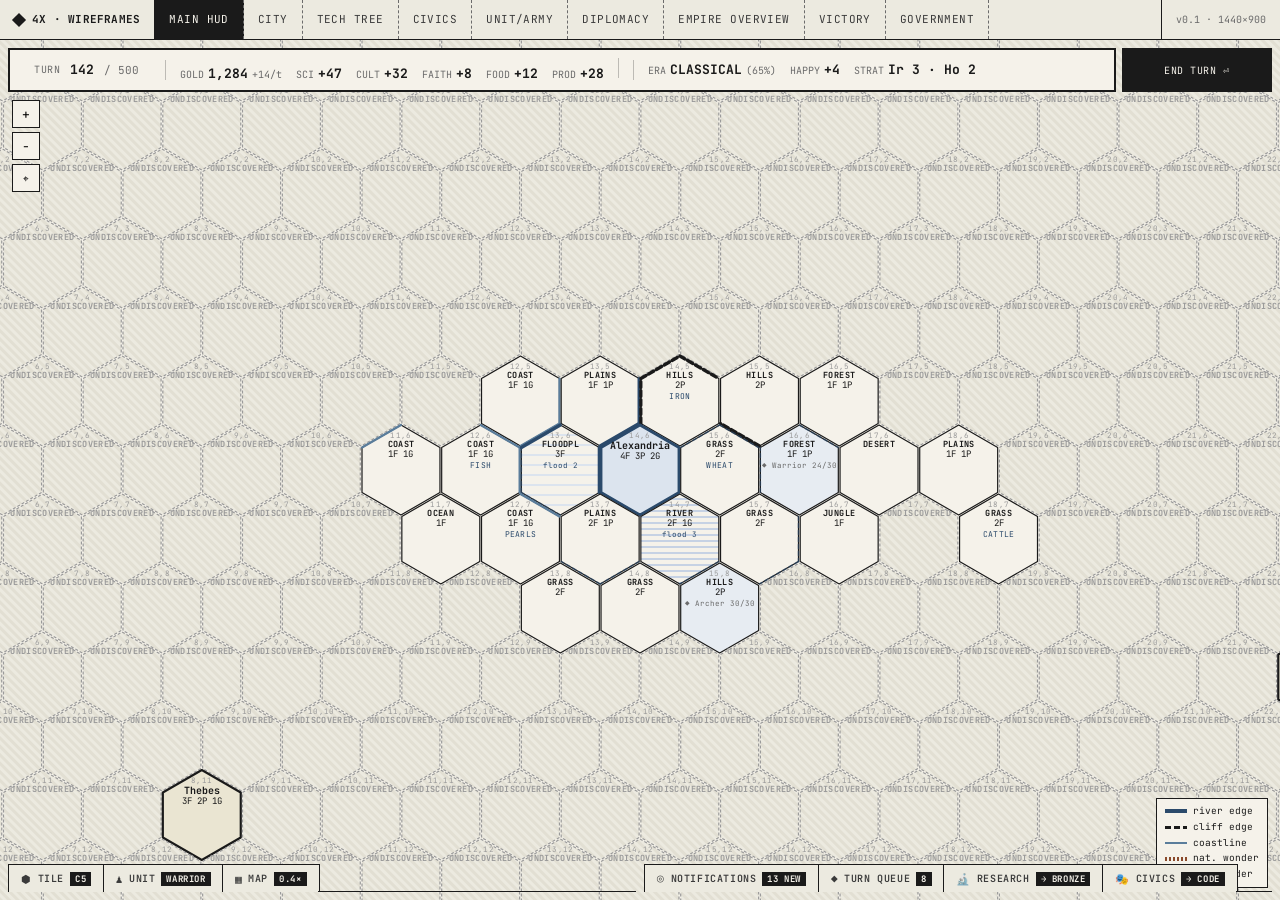
<file: open4x-webui/4X Wireframes.html>
<!doctype html>
<html lang="en">
<head>
<meta charset="utf-8" />
<title>4X Wireframes — Low-fi</title>
<link rel="preconnect" href="https://fonts.googleapis.com">
<link rel="preconnect" href="https://fonts.gstatic.com" crossorigin>
<link href="https://fonts.googleapis.com/css2?family=Caveat:wght@400;600;700&family=JetBrains+Mono:wght@400;500;700&display=swap" rel="stylesheet">
<style>
/* =========================================================
   4X WIREFRAME — low-fi but tidy
   Clean low-fi wireframe style
   ========================================================= */

:root {
  --ink: #1a1a1a;
  --ink-soft: #3a3a3a;
  --ink-muted: #6b6b6b;
  --ink-faint: #9a9a9a;
  --paper: #f5f2ea;
  --paper-2: #eceae0;
  --paper-3: #e2dfd3;
  --accent: #2b4a6b;        /* ink blue */
  --accent-soft: #dce4ee;
  --warn: #8a4a2b;
  --good: #3d5a2b;
  --bad:  #7a2b2b;

  --stroke: 1.5px;
  --stroke-heavy: 2.25px;

  --mono: "JetBrains Mono", ui-monospace, Menlo, Consolas, monospace;
  --hand: "Caveat", "Patrick Hand", cursive;
  --sans: "Inter", -apple-system, "Helvetica Neue", Arial, sans-serif;
}

* { box-sizing: border-box; }
html, body { margin: 0; padding: 0; background: var(--paper); color: var(--ink); font-family: var(--mono); font-size: 12px; line-height: 1.35; }

/* ---------- SKETCH MODE ---------- */
body.sketch {
  background:
    repeating-linear-gradient(0deg, transparent 0 23px, rgba(0,0,0,.04) 23px 24px),
    var(--paper);
}
body.sketch, body.sketch .screen { font-family: var(--hand); font-size: 15px; }
body.sketch .mono, body.sketch [data-mono] { font-family: var(--mono); font-size: 11px; }
body.sketch .box,
body.sketch .hex,
body.sketch .btn,
body.sketch .card,
body.sketch .panel,
body.sketch .chip,
body.sketch .node,
body.sketch .bar,
body.sketch .ring {
  filter: url(#rough);
}
body.sketch .line, body.sketch .edge { filter: url(#rough-line); }

/* ---------- CLEAN MODE ---------- */
body.clean { background: var(--paper); }
body.clean * { filter: none !important; }

/* ---------- TOP NAV (screens) ---------- */
.topnav {
  position: fixed; top: 0; left: 0; right: 0; height: 40px;
  background: var(--paper-2); border-bottom: var(--stroke) solid var(--ink);
  display: flex; align-items: stretch; z-index: 50;
  font-family: var(--mono);
}
.topnav .brand { padding: 0 14px; display: flex; align-items: center; gap: 8px; border-right: var(--stroke) solid var(--ink); font-weight: 700; letter-spacing: .02em; text-transform: uppercase; font-size: 11px; }
.topnav .brand .dot { width: 10px; height: 10px; background: var(--ink); transform: rotate(45deg); }
.topnav .tabs { display: flex; flex: 1; overflow: auto; }
.topnav .tab { padding: 0 14px; display: flex; align-items: center; cursor: pointer; border-right: 1px dashed var(--ink-muted); font-size: 11px; text-transform: uppercase; letter-spacing: .04em; color: var(--ink-soft); white-space: nowrap; }
.topnav .tab:hover { background: var(--paper-3); }
.topnav .tab.active { background: var(--ink); color: var(--paper); }
.topnav .meta { padding: 0 14px; display: flex; align-items: center; gap: 10px; border-left: var(--stroke) solid var(--ink); font-size: 10px; color: var(--ink-muted); }

/* ---------- SCREEN LAYOUT ---------- */
.stage { position: fixed; top: 40px; left: 0; right: 0; bottom: 0; overflow: hidden; }
.screen { position: absolute; inset: 0; display: none; }
.screen.active { display: block; }

/* ---------- TWEAKS PANEL ---------- */
.tweaks {
  position: fixed; right: 14px; bottom: 14px; z-index: 100;
  background: var(--paper); border: var(--stroke-heavy) solid var(--ink);
  padding: 10px 12px; display: none; min-width: 220px;
  box-shadow: 4px 4px 0 var(--ink);
  font-family: var(--mono); font-size: 11px;
}
.tweaks.visible { display: block; }
.tweaks h4 { margin: 0 0 8px; font-size: 11px; text-transform: uppercase; letter-spacing: .08em; border-bottom: 1px dashed var(--ink); padding-bottom: 4px; }
.tweaks label { display: flex; align-items: center; justify-content: space-between; gap: 8px; padding: 4px 0; cursor: pointer; }
.tweaks label input { accent-color: var(--ink); }

/* ---------- REUSABLE ---------- */
.box { border: var(--stroke) solid var(--ink); background: var(--paper); }
.box.heavy { border-width: var(--stroke-heavy); }
.box.dashed { border-style: dashed; }
.box.filled { background: var(--ink); color: var(--paper); }
.box.soft { background: var(--paper-2); }
.box.accent { border-color: var(--accent); }
.label { text-transform: uppercase; letter-spacing: .06em; font-size: 10px; color: var(--ink-muted); }
.k { font-family: var(--mono); font-size: 11px; }
.v { font-family: var(--mono); font-size: 12px; font-weight: 700; }
.muted { color: var(--ink-muted); }
.faint { color: var(--ink-faint); }
.hr { height: 1px; background: var(--ink); opacity: .25; margin: 6px 0; }
.hr.dashed { background: none; border-top: 1px dashed var(--ink-muted); }

/* annotations */
.anno { font-family: var(--hand); font-size: 14px; color: var(--accent); pointer-events: none; }
.anno::before { content: "→ "; }
body:not(.show-anno) .anno { display: none; }
body.sketch .anno { font-size: 15px; }

.arrow { position: absolute; font-family: var(--hand); color: var(--accent); font-size: 13px; pointer-events: none; }
body:not(.show-anno) .arrow { display: none; }

/* buttons */
.btn { border: var(--stroke) solid var(--ink); background: var(--paper); padding: 5px 10px; font-family: var(--mono); font-size: 10px; text-transform: uppercase; letter-spacing: .05em; cursor: pointer; }
.btn:hover { background: var(--paper-3); }
.btn.primary { background: var(--ink); color: var(--paper); }
.btn.accent { background: var(--accent); color: var(--paper); border-color: var(--accent); }
.btn.sm { padding: 3px 7px; font-size: 9px; }

/* chips */
.chip { display: inline-flex; align-items: center; gap: 4px; padding: 2px 6px; border: 1px solid var(--ink); font-family: var(--mono); font-size: 10px; background: var(--paper); }
.chip.filled { background: var(--ink); color: var(--paper); }
.chip.accent { border-color: var(--accent); color: var(--accent); }

/* placeholder image box */
.ph {
  background:
    repeating-linear-gradient(45deg, transparent 0 6px, rgba(0,0,0,.08) 6px 7px);
  border: 1px dashed var(--ink); display: flex; align-items: center; justify-content: center;
  font-family: var(--mono); font-size: 10px; color: var(--ink-muted); text-transform: uppercase; letter-spacing: .08em;
}

/* progress bar */
.bar { height: 10px; border: 1px solid var(--ink); position: relative; background: var(--paper); }
.bar > span { display: block; height: 100%; background: var(--ink); }
.bar.accent > span { background: var(--accent); }

/* ===== HEX GRID (main HUD) — SVG-based, virtualized, infinite scroll ===== */
.hexfield {
  position: absolute; inset: 0; overflow: hidden;
  background:
    repeating-linear-gradient(0deg, transparent 0 23px, rgba(0,0,0,.025) 23px 24px),
    var(--paper);
  cursor: grab;
}
.hexfield.dragging { cursor: grabbing; }
.hexfield svg.hex-svg { position: absolute; top: 0; left: 0; width: 100%; height: 100%; user-select: none; }

/* base hex polygon */
.hex-poly {
  fill: var(--paper);
  stroke: var(--ink);
  stroke-width: 1.2;
  stroke-linejoin: round;
}
.hex-poly.fog {
  fill: url(#fog-pattern);
  stroke: var(--ink-faint);
  stroke-dasharray: 3 2;
}
.hex-poly.oob {
  fill: url(#oob-pattern);
  stroke: var(--ink-muted);
  stroke-dasharray: 1 3;
}
.hex-poly.city  { fill: #eae5d2; stroke-width: 2.2; }
.hex-poly.unit  { fill: #e7ecf2; }
.hex-poly.flood-2 { fill: url(#flood2-pattern); }
.hex-poly.flood-3 { fill: url(#flood3-pattern); }
.hex-poly.selected { stroke: var(--accent); stroke-width: 2.8; fill: var(--accent-soft); }

/* per-edge overlays — drawn on top of the base polygon as individual line segments */
.hex-edge { fill: none; stroke-linecap: round; pointer-events: none; }
.hex-edge.river  { stroke: #2b4a6b; stroke-width: 3.2; }
.hex-edge.cliff  { stroke: #1a1a1a; stroke-width: 3.2; stroke-dasharray: 6 3; }
.hex-edge.coast  { stroke: #5a7d9b; stroke-width: 2.2; }
.hex-edge.wonder { stroke: #8a4a2b; stroke-width: 3.2; stroke-dasharray: 2 2; }
.hex-edge.border { stroke: #2b4a6b; stroke-width: 1.5; stroke-dasharray: 4 3; opacity: .6; }

/* hex labels (HTML overlay so text stays crisp) */
.hex-labels { position: absolute; top: 0; left: 0; width: 100%; height: 100%; pointer-events: none; }
.hex-label {
  position: absolute; font-family: var(--mono); font-size: 9px; color: var(--ink);
  display: flex; flex-direction: column; align-items: center; gap: 1px;
  text-align: center; line-height: 1.1; white-space: nowrap;
}
.hex-label.dim { color: var(--ink-faint); }
.hex-label .hl-id { font-size: 7.5px; color: var(--ink-faint); letter-spacing: .04em; }
.hex-label .hl-terrain { font-weight: 700; text-transform: uppercase; letter-spacing: .04em; font-size: 8.5px; }
.hex-label .hl-yields { font-size: 9px; }
.hex-label .hl-res { font-size: 8px; color: var(--accent); text-transform: uppercase; letter-spacing: .04em; }
.hex-label .hl-foot { font-size: 7.5px; color: var(--ink-muted); }
.hex-label .hl-city { font-size: 10px; font-weight: 700; }
.hex-label .hl-flood { color: #2b4a6b; font-size: 7.5px; }

/* mini-compass / coords readout */
.hex-coords {
  position: absolute; left: 12px; bottom: 12px;
  background: var(--paper); border: 1.5px solid var(--ink); padding: 4px 8px;
  font-family: var(--mono); font-size: 10px; pointer-events: none;
}
.hex-coords .label { display: block; font-size: 8.5px; }

/* edge legend chip */
.edge-legend {
  position: absolute; right: 12px; bottom: 12px;
  background: var(--paper); border: 1.5px solid var(--ink); padding: 6px 8px;
  font-family: var(--mono); font-size: 9.5px; display: flex; flex-direction: column; gap: 3px;
  pointer-events: none;
}
.edge-legend .row { display: flex; align-items: center; gap: 6px; }
.edge-legend .swatch { width: 22px; height: 4px; }
.edge-legend .swatch.river { background: #2b4a6b; }
.edge-legend .swatch.cliff { background: repeating-linear-gradient(90deg, #1a1a1a 0 6px, transparent 6px 9px); height: 3px; }
.edge-legend .swatch.coast { background: #5a7d9b; height: 2px; }
.edge-legend .swatch.wonder { background: repeating-linear-gradient(90deg, #8a4a2b 0 2px, transparent 2px 4px); }
.edge-legend .swatch.border { background: repeating-linear-gradient(90deg, #2b4a6b 0 4px, transparent 4px 7px); height: 2px; opacity: .6; }

/* zoom controls */
.zoom-ctl {
  position: absolute; left: 12px; top: 60px;
  display: flex; flex-direction: column; gap: 4px;
}
.zoom-ctl button {
  width: 28px; height: 28px; background: var(--paper); border: 1.5px solid var(--ink);
  font-family: var(--mono); font-size: 13px; cursor: pointer; padding: 0;
}
.zoom-ctl button:hover { background: var(--paper-3); }

/* yield glyphs (text-based, low-fi) */
.y-food::before   { content: "F"; }
.y-prod::before   { content: "P"; }
.y-gold::before   { content: "G"; }
.y-sci::before    { content: "S"; }
.y-cult::before   { content: "C"; }
.y-faith::before  { content: "†"; }

/* movement path dots */
.path-dot { position: absolute; width: 8px; height: 8px; border-radius: 50%; background: var(--accent); border: 1px solid var(--paper); }
.path-end { position: absolute; font-family: var(--hand); color: var(--accent); font-size: 14px; }

/* bottom action wheel — removed, replaced by radial menu */

/* ===== RADIAL CONTEXT MENU ===== */
.radial-root { position: absolute; pointer-events: none; z-index: 30; }
.radial-ring {
  position: absolute; transform: translate(-50%, -50%);
  pointer-events: auto;
}
.radial-center {
  position: absolute; transform: translate(-50%, -50%);
  width: 40px; height: 40px; border-radius: 50%;
  background: var(--paper); border: 2px solid var(--ink);
  display: flex; align-items: center; justify-content: center;
  font-family: var(--mono); font-size: 9px; text-transform: uppercase;
  cursor: pointer; z-index: 2;
}
.radial-center:hover { background: var(--ink); color: var(--paper); }
.radial-btn {
  position: absolute; transform: translate(-50%, -50%);
  background: var(--paper); border: 1.5px solid var(--ink);
  font-family: var(--mono); font-size: 9px; text-transform: uppercase;
  letter-spacing: .04em; padding: 4px 8px; cursor: pointer;
  white-space: nowrap; transition: opacity .1s;
  box-shadow: 2px 2px 0 rgba(0,0,0,.08);
}
.radial-btn:hover { background: var(--ink); color: var(--paper); }
.radial-btn.disabled { opacity: .38; cursor: not-allowed; }
.radial-btn.disabled:hover { background: var(--paper); color: var(--ink); }
.radial-btn.has-sub::after { content: " ›"; color: var(--ink-muted); }
.radial-backdrop {
  position: fixed; inset: 0; z-index: 29; cursor: default;
}

/* ======= DOCK / PANELS ======= */
.dock-top { position: absolute; top: 8px; left: 8px; right: 8px; height: 44px; display: flex; gap: 6px; align-items: stretch; }
.res-bar { flex: 1; display: flex; align-items: center; padding: 0 12px; gap: 14px; font-family: var(--mono); font-size: 11px; background: var(--paper); }
.res-bar .res { display: flex; align-items: baseline; gap: 4px; }
.res-bar .res .k { color: var(--ink-muted); font-size: 10px; }
.res-bar .res .v { font-size: 13px; }
.res-bar .res .d { color: var(--ink-muted); font-size: 10px; }
.res-bar .sep { width: 1px; height: 20px; background: var(--ink); opacity: .25; }

.turnpill { display: flex; align-items: center; padding: 0 12px; gap: 10px; }
.turnpill .v { font-size: 13px; }

.dock-left { position: absolute; top: 60px; left: 8px; width: 260px; bottom: 100px; display: flex; flex-direction: column; gap: 6px; }
.dock-right { position: absolute; top: 60px; right: 8px; width: 260px; bottom: 100px; display: flex; flex-direction: column; gap: 6px; }
.dock-bottom { position: absolute; bottom: 40px; left: 8px; right: 8px; height: 70px; display: flex; gap: 6px; transition: opacity .15s, transform .15s; }
.dock-bottom.hidden { opacity: 0; pointer-events: none; transform: translateY(8px); }

/* ===== TABBED DRAWER (Notifications + Turn Queue) ===== */
.drawer {
  position: absolute; left: 8px; right: 8px; bottom: 8px;
  display: flex; flex-direction: column;
  z-index: 25;
  pointer-events: none;
}
.drawer > * { pointer-events: auto; }

.drawer-tabs {
  display: flex; align-items: stretch; gap: 0;
  height: 28px;
}
/* two halves — each group gets exactly half the tab bar, so the feed group starts at the midpoint */
.drawer-tab-group {
  display: flex; align-items: stretch; gap: 0;
  flex: 1 1 0; min-width: 0;
}
.drawer-tab-group[data-group="feed"] { margin-left: 8px; }
.drawer-tab {
  background: var(--paper-2);
  border: 1.5px solid var(--ink); border-bottom: none;
  font-family: var(--mono); font-size: 10px; text-transform: uppercase; letter-spacing: .06em;
  padding: 0 12px; cursor: pointer; display: flex; align-items: center; gap: 6px;
  color: var(--ink-soft); margin-right: -1.5px;
}
.drawer-tab:hover { background: var(--paper-3); }
.drawer-tab .dt-icon { font-size: 11px; }
.drawer-tab .dt-label { font-weight: 600; }
.drawer-tab .dt-badge {
  background: var(--ink); color: var(--paper); font-size: 9px; padding: 1px 5px;
  font-weight: 700; min-width: 14px; text-align: center;
}
.drawer-tab.active {
  background: var(--paper); color: var(--ink);
  border-color: var(--ink); border-width: 2px;
  position: relative; z-index: 3;
  box-shadow: 0 2px 0 var(--paper); /* hides the top border of the drawer body */
}
.drawer-tab.active .dt-badge { background: var(--accent); }
.drawer-spacer { flex: 1; border-bottom: 1.5px solid var(--ink); }
.drawer-tab.close-tab { border-color: var(--ink-muted); color: var(--ink-muted); font-size: 9px; }
.drawer-tab.close-tab:hover { background: var(--paper); color: var(--ink); border-color: var(--ink); }
.drawer:not(.open) .close-tab { display: none; }

.drawer-body {
  display: none;
  background: transparent; border: none;
  height: 320px; overflow: visible;
  flex-direction: row;
  gap: 8px;
}
.drawer.open .drawer-body { display: flex; }

/* Each pane is hidden unless marked .active. flex:1 gives equal width when 2 are shown.
   Each pane carries its own border+bg so the gap between two active panes is clean. */
.drawer-pane {
  display: none; flex-direction: column; flex: 1 1 0;
  overflow: hidden; min-width: 0;
  background: var(--paper); border: 2px solid var(--ink);
}
.drawer-pane.active { display: flex; }

/* two-column layout for tile/unit/map panes */
.drawer-split { display: flex; flex: 1; overflow: hidden; gap: 0; }
.drawer-split .drawer-col { flex: 1; padding: 10px 14px; overflow: auto; border-right: 1px dashed var(--ink-faint); }
.drawer-split .drawer-col:last-child { border-right: none; }

/* (old drawer-tab-sep removed — groups now occupy two halves of the bar) */

.drawer-pane-head {
  display: flex; align-items: center; justify-content: space-between;
  padding: 8px 12px; border-bottom: 1px dashed var(--ink); gap: 8px;
}
.drawer-pane-head .label { font-family: var(--mono); font-size: 10px; text-transform: uppercase; letter-spacing: .06em; color: var(--ink-muted); }
.drawer-pane-actions { display: flex; gap: 6px; align-items: center; }
.drawer-pane-actions .chip { font-family: var(--mono); font-size: 9px; letter-spacing: .04em; }
.drawer-list { flex: 1; overflow-y: auto; padding: 8px 12px; display: flex; flex-direction: column; gap: 5px; }
.drawer-list::-webkit-scrollbar { width: 8px; }
.drawer-list::-webkit-scrollbar-thumb { background: var(--ink-faint); }
.drawer-list::-webkit-scrollbar-track { background: var(--paper-2); }

/* turn queue item */
.qitem {
  position: relative;
  display: grid; grid-template-columns: 24px 1fr auto auto; gap: 8px; align-items: center;
  border: 1px solid var(--ink); padding: 6px 10px; background: var(--paper);
  font-family: var(--mono); font-size: 10.5px;
}
.qitem.required { border-color: var(--warn); border-width: 2px; background: #f6ede4; }
.qitem.unit     { border-left: 4px solid var(--good); }
.qitem.civilian { border-left: 4px solid var(--accent); }
.qitem.city     { border-left: 4px solid var(--ink); }
.qitem.research { border-left: 4px solid var(--warn); }
.qitem .qidx { font-size: 9px; color: var(--ink-muted); font-weight: 700; }
.qitem .qmain { min-width: 0; }
.qitem .qmain .qt { font-weight: 700; font-size: 11px; text-transform: uppercase; letter-spacing: .04em; }
.qitem .qmain .qd { color: var(--ink-muted); font-size: 9.5px; }
.qitem .qtag {
  font-family: var(--mono); font-size: 8.5px; padding: 2px 5px; border: 1px solid var(--ink-muted); color: var(--ink-muted);
  text-transform: uppercase; letter-spacing: .06em; white-space: nowrap;
}
.qitem.required .qtag { border-color: var(--warn); color: var(--warn); font-weight: 700; }
.qitem .qactions { display: flex; gap: 4px; }
.qitem .qbtn {
  border: 1.5px solid var(--ink); background: var(--paper); padding: 3px 9px;
  font-family: var(--mono); font-size: 9px; text-transform: uppercase; letter-spacing: .05em; cursor: pointer;
  white-space: nowrap;
}
.qitem .qbtn:hover { background: var(--ink); color: var(--paper); }
.qitem .qbtn.primary { background: var(--accent); color: var(--paper); border-color: var(--accent); }
.qitem .qbtn.primary:hover { background: var(--ink); border-color: var(--ink); }
.qitem .qbtn.skip { color: var(--ink-muted); }
.qitem .qbtn.disabled { opacity: .35; cursor: not-allowed; }
.qitem .qbtn.disabled:hover { background: var(--paper); color: var(--ink-muted); }
.qitem.done { opacity: .45; }

/* tech / civic row in drawer */
.titem {
  position: relative;
  display: grid; grid-template-columns: 22px 1fr 150px auto; gap: 10px; align-items: center;
  border: 1px solid var(--ink); padding: 6px 10px; background: var(--paper);
  font-family: var(--mono); font-size: 10.5px;
}
.titem.current { border-width: 2px; border-color: var(--accent); background: var(--accent-soft); }
.titem.queued  { border-left: 4px solid var(--accent); }
.titem.done    { opacity: .45; }
.titem.locked  { opacity: .55; background: var(--paper-2); }
.titem .qpos {
  width: 20px; height: 20px; border: 1.5px solid var(--ink);
  display: grid; place-items: center; font-size: 10px; font-weight: 700;
  background: var(--paper);
}
.titem.queued .qpos { background: var(--accent); color: var(--paper); border-color: var(--accent); }
.titem.current .qpos { background: var(--ink); color: var(--paper); border-color: var(--ink); }
.titem.done .qpos { background: var(--good); color: var(--paper); border-color: var(--good); }
.titem .qpos.empty { border-style: dashed; color: var(--ink-faint); }
.titem .tmain { min-width: 0; }
.titem .tmain .tt { font-weight: 700; font-size: 11px; text-transform: uppercase; letter-spacing: .04em; }
.titem .tmain .td { color: var(--ink-muted); font-size: 9.5px; }
.titem .tmain .tmeta { color: var(--ink-faint); font-size: 9px; margin-top: 2px; }
.titem .tcost { text-align: right; color: var(--ink-muted); font-size: 10px; white-space: nowrap; }
.titem .tcost .c-era { font-size: 8.5px; color: var(--ink-faint); text-transform: uppercase; letter-spacing: .06em; }
.titem.current .tcost { color: var(--ink); font-weight: 700; }
.titem .tactions { display: flex; gap: 4px; }
.titem .tbtn {
  border: 1.5px solid var(--ink); background: var(--paper); padding: 3px 9px;
  font-family: var(--mono); font-size: 9px; text-transform: uppercase; letter-spacing: .05em; cursor: pointer;
  white-space: nowrap;
}
.titem .tbtn:hover { background: var(--ink); color: var(--paper); }
.titem .tbtn.primary { background: var(--accent); color: var(--paper); border-color: var(--accent); }
.titem .tbtn.primary:hover { background: var(--ink); border-color: var(--ink); }
.titem .tbtn.queued-btn { background: var(--accent-soft); border-color: var(--accent); color: var(--accent); }
.titem .tbtn.queued-btn:hover { background: var(--accent); color: var(--paper); }
.titem .tbtn.disabled { opacity: .35; cursor: not-allowed; }
.titem .tbtn.disabled:hover { background: var(--paper); color: var(--ink-muted); }
.titem .tbar { grid-column: 1 / -1; margin-top: 2px; }

.panel { padding: 8px 10px; overflow: auto; }
.panel h3 { margin: 0 0 6px; font-size: 10px; text-transform: uppercase; letter-spacing: .08em; border-bottom: 1px dashed var(--ink); padding-bottom: 4px; display: flex; justify-content: space-between; align-items: center; }
.panel h3 .tag { font-family: var(--mono); font-size: 9px; color: var(--ink-muted); letter-spacing: 0; }

.kv { display: grid; grid-template-columns: 90px 1fr; row-gap: 3px; column-gap: 8px; font-family: var(--mono); font-size: 10.5px; }
.kv .k { color: var(--ink-muted); }
.kv .v { font-weight: 700; }

/* minimap */
.minimap { height: 140px; position: relative; background: var(--paper-2); }
.minimap .mm-grid {
  position: absolute; inset: 4px;
  background-image:
    linear-gradient(to right, rgba(0,0,0,.08) 1px, transparent 1px),
    linear-gradient(to bottom, rgba(0,0,0,.08) 1px, transparent 1px);
  background-size: 12px 12px;
}
.minimap .mm-view { position: absolute; border: 1.5px solid var(--accent); background: rgba(43,74,107,.08); }
.minimap .mm-city { position: absolute; width: 6px; height: 6px; background: var(--ink); }
.minimap .mm-enemy { position: absolute; width: 6px; height: 6px; background: var(--bad); }

/* notification stack */
.notif { border-left: 3px solid var(--ink); padding: 5px 7px; background: var(--paper); font-size: 10px; position: relative; display: grid; grid-template-columns: 1fr auto; column-gap: 6px; align-items: start; }
.notif.warn { border-color: var(--warn); }
.notif.good { border-color: var(--good); }
.notif.bad { border-color: var(--bad); }
.notif.accent { border-color: var(--accent); }
.notif .t { font-weight: 700; font-size: 10px; text-transform: uppercase; letter-spacing: .04em; }
.notif .d { color: var(--ink-muted); font-size: 9.5px; grid-column: 1 / 2; }
.notif .body { min-width: 0; }
.notif .goto { font-family: var(--mono); font-size: 9px; text-transform: uppercase; letter-spacing: .04em; background: var(--paper); border: 1px solid var(--ink); padding: 2px 6px; cursor: pointer; white-space: nowrap; align-self: center; }
.notif .goto:hover { background: var(--ink); color: var(--paper); }
.notif .goto.disabled { opacity: .4; cursor: default; }
.notif-panel h3 .btn.sm { padding: 2px 6px; font-size: 8.5px; letter-spacing: .04em; }
#notif-list::-webkit-scrollbar { width: 6px; }
#notif-list::-webkit-scrollbar-thumb { background: var(--ink-faint); }

/* unit card */
.unitcard { display: flex; gap: 8px; padding: 6px; border: 1px solid var(--ink); background: var(--paper); align-items: center; }
.unitcard .portrait { width: 48px; height: 48px; }

/* tech / civic trees */
.tree-wrap { position: absolute; inset: 0; overflow: auto; background: var(--paper); }
.tree-canvas { position: relative; width: 2200px; height: 1200px; }
.node { position: absolute; width: 140px; min-height: 70px; background: var(--paper); border: var(--stroke) solid var(--ink); padding: 6px 8px; font-size: 10px; }
.node.done { background: var(--paper-3); }
.node.done::after { content: "✓"; position: absolute; top: 4px; right: 6px; font-family: var(--mono); font-size: 12px; }
.node.active { border-color: var(--accent); border-width: var(--stroke-heavy); background: var(--accent-soft); }
.node.locked { color: var(--ink-faint); background: var(--paper-2); border-style: dashed; }
.node .t { font-weight: 700; text-transform: uppercase; font-size: 10.5px; letter-spacing: .04em; }
.node .cost { color: var(--ink-muted); font-size: 9px; margin-top: 2px; }
.node .unlocks { margin-top: 4px; font-size: 9px; color: var(--ink-muted); }

.edge { position: absolute; height: 1.5px; background: var(--ink); transform-origin: 0 50%; }
.edge.done { background: var(--ink); }
.edge.locked { background: repeating-linear-gradient(90deg, var(--ink-muted) 0 4px, transparent 4px 8px); height: 1px; }
.edge.active { background: var(--accent); height: 2px; }

/* city screen */
.city-main-grid {
  position: absolute; inset: 0;
  display: grid; grid-template-columns: 280px 1fr 300px;
  gap: 8px; padding: 8px;
}
.city-left {
  display: flex; flex-direction: column; overflow: hidden;
  border: 1.5px solid var(--ink); background: var(--paper);
}
.city-left-head {
  display: flex; align-items: center; justify-content: space-between;
  padding: 8px 10px; border-bottom: 1px dashed var(--ink); flex-shrink: 0;
}
.city-row {
  display: grid; grid-template-columns: 1fr auto; gap: 6px; align-items: center;
  padding: 7px 10px; border: 1px solid transparent; cursor: pointer; font-family: var(--mono); font-size: 10.5px;
}
.city-row:hover { background: var(--paper-2); }
.city-row.active { background: var(--accent-soft); border-color: var(--accent); }
.city-row .cr-name { font-weight: 700; font-size: 11px; text-transform: uppercase; letter-spacing: .04em; }
.city-row .cr-pop { color: var(--ink-muted); font-size: 9.5px; }
.city-row .cr-yields { font-size: 9px; color: var(--ink-muted); grid-column: 1 / -1; }
.city-row .cr-tag { font-size: 8.5px; padding: 1px 5px; border: 1px solid var(--ink-muted); color: var(--ink-muted); text-transform: uppercase; }
.city-row.active .cr-tag { border-color: var(--accent); color: var(--accent); }

.city-center-col {
  display: flex; flex-direction: column; overflow: hidden;
}
.city-center-head {
  flex-shrink: 0; display: flex; align-items: center; gap: 10px;
  padding: 8px 12px; border: 1.5px solid var(--ink); border-bottom: none;
  background: var(--paper); font-family: var(--mono);
}
.city-center-scroll {
  flex: 1; overflow-y: auto; display: flex; flex-direction: column; gap: 8px;
  border: 1.5px solid var(--ink); background: var(--paper-2);
  padding: 8px;
}
.city-center-scroll::-webkit-scrollbar { width: 8px; }
.city-center-scroll::-webkit-scrollbar-thumb { background: var(--ink-faint); }
.city-card { margin: 0; flex-shrink: 0; }
.city-center-tiles { border: none !important; background: var(--paper); }

/* ===== CITY TILE HEX VIEW ===== */
.city-tile-grid {
  position: relative;
  height: 380px;
  overflow: hidden;
  background: var(--paper-2);
}

.city-right {
  display: flex; flex-direction: column; overflow: hidden;
}

/* yields display in city */
.yield-block {
  border: 1px solid var(--ink); padding: 5px 8px; text-align: center; background: var(--paper);
}
.yield-block .yk { font-family: var(--mono); font-size: 9px; color: var(--ink-muted); text-transform: uppercase; letter-spacing: .05em; }
.yield-block .yv { font-family: var(--mono); font-size: 16px; font-weight: 700; display: block; }

/* district status chips in city */
.district-block {
  border: 1px solid var(--ink); padding: 5px 8px; font-family: var(--mono); font-size: 10px;
}
.district-block.built { border-color: var(--good); background: #f0f5ee; }
.district-block.queued { border-color: var(--warn); border-style: dashed; }
.district-block.available { border-color: var(--ink); border-style: dashed; }
.district-block.locked { border-color: var(--ink-faint); color: var(--ink-faint); }
.district-block .dn { font-weight: 700; font-size: 10.5px; }
.district-block .ds { font-size: 9px; color: var(--ink-muted); }

/* building group by district */
.bld-district-group { margin-bottom: 10px; }
.bld-district-group .bld-district-label {
  font-family: var(--mono); font-size: 9px; text-transform: uppercase; letter-spacing: .08em;
  color: var(--ink-muted); border-bottom: 1px dashed var(--ink); padding-bottom: 3px; margin-bottom: 4px;
}
.bld-district-group .bld-row {
  display: flex; align-items: center; gap: 8px; padding: 3px 0;
  border-bottom: 1px dotted var(--ink-faint); font-family: var(--mono); font-size: 10.5px;
}
.bld-district-group .bld-row:last-child { border-bottom: none; }
.bld-district-group .bld-name { flex: 1; }
.bld-district-group .bld-yields { color: var(--ink-muted); font-size: 9.5px; }
.bld-district-group .bld-status { font-size: 8.5px; padding: 1px 5px; border: 1px solid var(--ink-muted); }
.bld-district-group .bld-status.built { border-color: var(--good); color: var(--good); }
.bld-district-group .bld-status.queued { border-color: var(--warn); color: var(--warn); }
/* loyalty/religion source rows */
.lr-row {
  display: grid; grid-template-columns: 1fr 36px; gap: 4px; align-items: center;
  border-left: 3px solid transparent; padding: 3px 6px;
  font-family: var(--mono); font-size: 10px;
}
.lr-row.positive { border-color: var(--good); background: #f0f5ee; }
.lr-row.negative { border-color: var(--bad);  background: #f5eeee; }
.lr-row.neutral  { border-color: var(--ink-faint); }
.lr-row .lr-label { color: var(--ink-soft); line-height: 1.2; }
.lr-row .lr-sublabel { font-size: 8.5px; color: var(--ink-muted); }
.lr-row .lr-value { text-align: right; font-weight: 700; font-size: 11px; }
.lr-row.positive .lr-value { color: var(--good); }
.lr-row.negative .lr-value { color: var(--bad); }
.lr-group-label { font-family: var(--mono); font-size: 8.5px; text-transform: uppercase; letter-spacing: .08em; color: var(--ink-muted); padding: 5px 6px 2px; border-bottom: 1px dashed var(--ink-faint); margin-bottom: 2px; }
.lr-sort.active { background: var(--ink); color: var(--paper); }
.lr-summary-chip { border: 1px solid var(--ink); padding: 4px 8px; font-family: var(--mono); font-size: 10px; background: var(--paper); text-align: center; }
.lr-summary-chip .sk { font-size: 8.5px; color: var(--ink-muted); text-transform: uppercase; letter-spacing: .05em; display: block; }
.lr-summary-chip .sv { font-size: 14px; font-weight: 700; display: block; }

.city-hex { width: 90px; height: 104px; }
.city-hex .hex-terrain { font-size: 8px; }
.city-hex .hex-yields { font-size: 8px; }


/* diplomacy */
.dipl-grid { position: absolute; inset: 0; display: grid; grid-template-columns: 280px 1fr 280px; gap: 8px; padding: 8px; }
.civ-row { display: flex; align-items: center; gap: 8px; padding: 6px; border: 1px solid var(--ink); cursor: pointer; background: var(--paper); }
.civ-row.active { background: var(--accent-soft); border-color: var(--accent); }
.civ-row .portrait { width: 40px; height: 40px; }

.exch-table { display: grid; grid-template-columns: 1fr 40px 1fr; gap: 6px; align-items: center; }
.exch-col { border: 1px solid var(--ink); min-height: 160px; padding: 6px; background: var(--paper); }

/* empire overview */
.overview-grid { position: absolute; inset: 8px; display: grid; grid-template-columns: repeat(12, 1fr); grid-template-rows: auto 1fr 180px; gap: 8px; }
.span-3 { grid-column: span 3; } .span-4 { grid-column: span 4; } .span-6 { grid-column: span 6; } .span-8 { grid-column: span 8; } .span-12 { grid-column: span 12; }

table.data { width: 100%; border-collapse: collapse; font-family: var(--mono); font-size: 10px; }
table.data th, table.data td { text-align: left; padding: 3px 6px; border-bottom: 1px dashed var(--ink-muted); }
table.data th { font-size: 9px; text-transform: uppercase; color: var(--ink-muted); letter-spacing: .06em; border-bottom: 1px solid var(--ink); }
table.data td.num { text-align: right; font-variant-numeric: tabular-nums; }
table.data tr.selected td { background: var(--accent-soft); }

/* victory */
.vic-grid { position: absolute; inset: 8px; display: grid; grid-template-columns: repeat(5, 1fr); grid-template-rows: auto 1fr auto; gap: 8px; }
.vic-col { padding: 10px; display: flex; flex-direction: column; gap: 8px; }
.vic-col h3 { margin: 0; font-size: 11px; text-transform: uppercase; letter-spacing: .08em; }
.vic-col .big { font-size: 22px; font-weight: 700; font-family: var(--mono); }
.rank-list { font-family: var(--mono); font-size: 10px; }
.rank-list .row { display: grid; grid-template-columns: 16px 1fr 40px; padding: 2px 0; border-bottom: 1px dashed var(--ink-muted); }
.rank-list .row.me { font-weight: 700; color: var(--accent); }

/* ring meter */
.ring { display: inline-grid; place-items: center; width: 56px; height: 56px; border-radius: 50%; border: 2px solid var(--ink); font-family: var(--mono); font-size: 11px; font-weight: 700; position: relative; }

/* unit panel screen layout */
.unit-grid { position: absolute; inset: 8px; display: grid; grid-template-columns: 320px 1fr 300px; gap: 8px; }

/* ------ small responsive cushion ------ */
@media (max-width: 1200px) { .dock-left, .dock-right { width: 220px; } }

/* ===== GOVERNMENT / POLICY SCREEN ===== */
.govt-grid {
  position: absolute; inset: 8px;
  display: grid;
  grid-template-columns: 260px 1fr;
  grid-template-rows: auto 1fr;
  gap: 8px;
}
.govt-header {
  grid-column: 1 / -1;
  display: flex; align-items: stretch; gap: 8px;
}
.govt-info {
  flex: 1; display: flex; align-items: center; gap: 16px;
  padding: 8px 14px;
}
.govt-info .gi-name  { font-size: 18px; font-weight: 700; text-transform: uppercase; letter-spacing: .04em; }
.govt-info .gi-era   { font-size: 10px; color: var(--ink-muted); text-transform: uppercase; letter-spacing: .06em; }
.govt-info .gi-bonus { font-size: 10.5px; color: var(--ink-soft); border-left: 2px solid var(--ink-faint); padding-left: 12px; margin-left: 4px; }
.govt-slot-bar {
  display: flex; align-items: center; gap: 6px; padding: 0 14px;
}
.slot-badge {
  display: flex; flex-direction: column; align-items: center; gap: 2px;
  padding: 4px 10px; border: 1.5px solid var(--ink);
}
.slot-badge .sb-count { font-size: 18px; font-weight: 700; font-family: var(--mono); line-height: 1; }
.slot-badge .sb-label { font-size: 8.5px; text-transform: uppercase; letter-spacing: .06em; color: var(--ink-muted); }
.slot-badge.mil   { border-color: var(--good); }
.slot-badge.eco   { border-color: var(--warn); }
.slot-badge.dip   { border-color: var(--accent); }
.slot-badge.wc    { border-color: var(--ink-muted); }

/* active slots panel (left col) */
.policy-slots-panel {
  overflow-y: auto; display: flex; flex-direction: column; gap: 6px;
}
.slot-group { display: flex; flex-direction: column; gap: 4px; }
.slot-group-label {
  font-family: var(--mono); font-size: 9px; text-transform: uppercase; letter-spacing: .08em;
  color: var(--ink-muted); padding: 4px 0 2px; border-bottom: 1px dashed var(--ink-faint);
  display: flex; align-items: center; justify-content: space-between;
}
.slot-group-label .sg-count { font-weight: 700; color: var(--ink); }
.policy-card {
  border: 1.5px solid var(--ink); background: var(--paper);
  padding: 7px 10px; cursor: pointer;
  display: grid; grid-template-columns: 1fr auto;
  align-items: start; gap: 4px;
  font-family: var(--mono);
  transition: background .08s;
}
.policy-card:hover { background: var(--paper-2); }
.policy-card.active { background: var(--accent-soft); border-color: var(--accent); border-width: 2px; }
.policy-card.empty  { border-style: dashed; color: var(--ink-faint); background: var(--paper-2); cursor: default; }
.policy-card.dark-age { border-color: var(--bad); background: #f7efef; }
.policy-card .pc-name   { font-size: 10.5px; font-weight: 700; text-transform: uppercase; letter-spacing: .04em; }
.policy-card .pc-effect { font-size: 9.5px; color: var(--ink-muted); margin-top: 2px; }
.policy-card .pc-remove { font-size: 9px; color: var(--ink-muted); border: 1px solid var(--ink-muted); padding: 1px 5px; white-space: nowrap; }
.policy-card .pc-remove:hover { background: var(--ink); color: var(--paper); border-color: var(--ink); }
.policy-card.empty .pc-name { font-weight: 400; font-size: 10px; letter-spacing: 0; }

/* available catalogue (right col) */
.policy-catalogue {
  overflow-y: auto; display: flex; flex-direction: column; gap: 8px; padding: 2px;
}
.cat-section { display: flex; flex-direction: column; gap: 4px; }
.cat-section-label {
  font-family: var(--mono); font-size: 9px; text-transform: uppercase; letter-spacing: .08em;
  color: var(--ink-muted); padding: 4px 0 3px;
  border-bottom: 1.5px solid var(--ink); margin-bottom: 2px;
  display: flex; align-items: center; gap: 6px;
}
.cat-section-label .cs-era  { font-size: 8px; color: var(--ink-faint); letter-spacing: .04em; }
.cat-section-label .cs-dark { color: var(--bad); font-weight: 700; }
.cat-row {
  display: grid; grid-template-columns: 20px 1fr 80px auto;
  gap: 8px; align-items: center;
  border: 1px solid var(--ink); padding: 5px 9px;
  background: var(--paper); font-family: var(--mono); font-size: 10.5px;
  cursor: pointer;
}
.cat-row:hover { background: var(--paper-2); }
.cat-row.active  { background: var(--accent-soft); border-color: var(--accent); border-left: 3px solid var(--accent); }
.cat-row.locked  { opacity: .5; cursor: not-allowed; }
.cat-row.dark-age { border-color: var(--bad); background: #faf3f3; }
.cat-row .cr-type  { width: 8px; height: 8px; border-radius: 50%; flex-shrink: 0; }
.cat-row .cr-type.mil { background: var(--good); }
.cat-row .cr-type.eco { background: var(--warn); }
.cat-row .cr-type.dip { background: var(--accent); }
.cat-row .cr-type.wc  { background: var(--ink-muted); border-radius: 0; transform: rotate(45deg); }
.cat-row .cr-name  { font-weight: 700; font-size: 10.5px; text-transform: uppercase; letter-spacing: .04em; }
.cat-row .cr-effect{ font-size: 9px; color: var(--ink-muted); }
.cat-row .cr-unlock{ font-size: 8.5px; color: var(--ink-faint); text-align: right; }
.cat-row .cr-action { white-space: nowrap; }
.cat-row .cr-btn {
  border: 1.5px solid var(--ink); background: var(--paper); padding: 2px 8px;
  font-family: var(--mono); font-size: 9px; text-transform: uppercase; letter-spacing: .04em; cursor: pointer;
}
.cat-row .cr-btn:hover { background: var(--ink); color: var(--paper); }
.cat-row .cr-btn.active-btn { background: var(--accent); color: var(--paper); border-color: var(--accent); }
.cat-row .cr-btn.locked-btn { opacity: .4; cursor: not-allowed; }

</style>
</head>
<body class="clean">

<!-- SVG filters for hand-drawn effect -->
<svg width="0" height="0" style="position:absolute">
  <defs>
    <filter id="rough">
      <feTurbulence type="fractalNoise" baseFrequency="0.02" numOctaves="2" seed="3"/>
      <feDisplacementMap in="SourceGraphic" scale="1.6"/>
    </filter>
    <filter id="rough-line">
      <feTurbulence type="fractalNoise" baseFrequency="0.04" numOctaves="2" seed="5"/>
      <feDisplacementMap in="SourceGraphic" scale="1.2"/>
    </filter>
  </defs>
</svg>

<!-- TOP NAV -->
<div class="topnav">
  <div class="brand"><span class="dot"></span> 4X · wireframes</div>
  <div class="tabs" id="tabs"></div>
  <div class="meta"><span data-mono>v0.1 · 1440×900</span></div>
</div>

<div class="stage">

<!-- ================================================= -->
<!-- SCREEN 1: MAIN HUD / MAP                          -->
<!-- ================================================= -->
<div class="screen" id="scr-hud" data-screen="hud">

  <!-- hex field — virtualized, infinite-scroll cylindrical world -->
  <div class="hexfield" id="hexfield">
    <svg class="hex-svg" id="hex-svg">
      <defs>
        <pattern id="fog-pattern" patternUnits="userSpaceOnUse" width="6" height="6" patternTransform="rotate(45)">
          <rect width="6" height="6" fill="#eceae0"/>
          <rect width="6" height="3" fill="#e2dfd3"/>
        </pattern>
        <pattern id="oob-pattern" patternUnits="userSpaceOnUse" width="8" height="8">
          <rect width="8" height="8" fill="#e2dfd3"/>
          <text x="0" y="7" font-family="JetBrains Mono, monospace" font-size="8" fill="#9a9a9a">×</text>
        </pattern>
        <pattern id="flood2-pattern" patternUnits="userSpaceOnUse" width="10" height="10">
          <rect width="10" height="10" fill="#f5f2ea"/>
          <rect width="10" height="2" y="4" fill="#dce4ee"/>
        </pattern>
        <pattern id="flood3-pattern" patternUnits="userSpaceOnUse" width="6" height="6">
          <rect width="6" height="6" fill="#f5f2ea"/>
          <rect width="6" height="2" y="2" fill="#c6d2e4"/>
        </pattern>
      </defs>
    </svg>
    <div class="hex-labels" id="hex-labels"></div>

    <div class="zoom-ctl">
      <button id="zoom-in" title="zoom in">+</button>
      <button id="zoom-out" title="zoom out">−</button>
      <button id="zoom-reset" title="reset" style="font-size:10px;">⌖</button>
    </div>

    <div class="edge-legend">
      <div class="row"><span class="swatch river"></span><span>river edge</span></div>
      <div class="row"><span class="swatch cliff"></span><span>cliff edge</span></div>
      <div class="row"><span class="swatch coast"></span><span>coastline</span></div>
      <div class="row"><span class="swatch wonder"></span><span>nat. wonder</span></div>
      <div class="row"><span class="swatch border"></span><span>civ border</span></div>
    </div>
  </div>

  <!-- TOP RESOURCE BAR -->
  <div class="dock-top">
    <!-- resource bar — populated by loadPlayerState() from player-state.json -->
    <div class="res-bar box heavy" id="res-bar">
      <div class="turnpill"><span class="label">Turn</span><span class="v" id="rb-turn">—</span><span class="muted" id="rb-turn-max"></span></div>
      <div class="sep"></div>
      <div id="rb-resources" style="display:flex; align-items:baseline; gap:14px;"></div>
      <div class="sep"></div>
      <div id="rb-era" style="display:flex; align-items:baseline; gap:14px;"></div>
    </div>
    <button class="btn primary" style="min-width: 150px;">END TURN ⏎</button>
  </div>
  <!-- ANNOTATION: persistent top resource bar — driven by player-state.json -->

  <!-- RADIAL CONTEXT MENU — shown on hex click, hidden by default -->
  <div id="radial-root" style="position:absolute; pointer-events:none; z-index:30;"></div>
  <!-- ANNOTATION: radial menu appears at click position; nested submenus replace outer ring -->

  <!-- TABBED DRAWER: notifications · turn queue · research · civics -->
  <div class="drawer" id="drawer" data-tab="">
    <div class="drawer-tabs">
      <div class="drawer-tab-group" data-group="context">
        <button class="drawer-tab" data-tab="tile" data-group="context">
          <span class="dt-icon">⬢</span>
          <span class="dt-label">Tile</span>
          <span class="dt-badge" id="tile-badge">C5</span>
        </button>
        <button class="drawer-tab" data-tab="unit" data-group="context">
          <span class="dt-icon">♟</span>
          <span class="dt-label">Unit</span>
          <span class="dt-badge" id="unit-badge">Warrior</span>
        </button>
        <button class="drawer-tab" data-tab="map" data-group="context">
          <span class="dt-icon">▦</span>
          <span class="dt-label">Map</span>
          <span class="dt-badge" id="map-badge">0.4×</span>
        </button>
        <div class="drawer-spacer"></div>
      </div>
      <div class="drawer-tab-group" data-group="feed">
        <button class="drawer-tab" data-tab="notif" data-group="feed">
          <span class="dt-icon">◎</span>
          <span class="dt-label">Notifications</span>
          <span class="dt-badge" id="notif-count">11</span>
        </button>
        <button class="drawer-tab" data-tab="queue" data-group="feed">
          <span class="dt-icon">◆</span>
          <span class="dt-label">Turn Queue</span>
          <span class="dt-badge" id="queue-count">5</span>
        </button>
        <button class="drawer-tab" data-tab="research" data-group="feed">
          <span class="dt-icon">🔬</span>
          <span class="dt-label">Research</span>
          <span class="dt-badge" id="research-badge">→ Bronze</span>
        </button>
        <button class="drawer-tab" data-tab="civics" data-group="feed">
          <span class="dt-icon">🎭</span>
          <span class="dt-label">Civics</span>
          <span class="dt-badge" id="civics-badge">→ Code</span>
        </button>
        <div class="drawer-spacer"></div>
        <button class="drawer-tab close-tab" id="drawer-close" title="Collapse">▾ close</button>
      </div>
    </div>

    <div class="drawer-body" id="drawer-body">
      <!-- TILE -->
      <div class="drawer-pane" data-pane="tile" data-group="context">
        <div class="drawer-pane-head">
          <span class="label">Tile inspector · <span id="tile-coord">C5</span></span>
          <div class="drawer-pane-actions">
            <span class="chip">owned · Alexandria</span>
            <button class="btn sm">Recenter</button>
            <button class="btn sm">Work tile</button>
          </div>
        </div>
        <div class="drawer-split">
          <div class="drawer-col">
            <div class="panel box" style="border:none; padding:0;">
              <div class="kv">
                <span class="k">Terrain</span><span class="v">Plains</span>
                <span class="k">Feature</span><span class="v">—</span>
                <span class="k">Resource</span><span class="v">Horses (strat.)</span>
                <span class="k">Yields</span><span class="v">2F · 1P</span>
                <span class="k">Appeal</span><span class="v">+1 (Breathtaking)</span>
                <span class="k">Flood risk</span><span class="v">None</span>
              </div>
            </div>
          </div>
          <div class="drawer-col">
            <div class="panel box" style="border:none; padding:0;">
              <div class="kv">
                <span class="k">Owner</span><span class="v">Alexandria</span>
                <span class="k">Worked by</span><span class="v">—</span>
                <span class="k">Improv.</span><span class="v">Pasture (available)</span>
                <span class="k">Movement</span><span class="v">1 MP</span>
                <span class="k">Adjacency</span><span class="v">+1 F (Wheat B5) · +1 G (River C4)</span>
              </div>
            </div>
          </div>
        </div>
      </div>

      <!-- UNIT -->
      <div class="drawer-pane" data-pane="unit" data-group="context">
        <div class="drawer-pane-head">
          <span class="label">Selected unit · <span id="unit-name">Warrior · Alpha</span></span>
          <div class="drawer-pane-actions">
            <span class="chip">HP 24/30</span>
            <span class="chip">MP 2/2</span>
            <span class="chip">XP 12/15</span>
            <button class="btn sm">Prev unit</button>
            <button class="btn sm">Next unit</button>
          </div>
        </div>
        <div class="drawer-split">
          <div class="drawer-col">
            <div class="unitcard" style="border-width:2px;">
              <div class="portrait ph">unit</div>
              <div style="flex:1;">
                <div class="v">Warrior · "Alpha"</div>
                <div class="k muted">Melee · Ancient · C6</div>
                <div class="bar accent" style="margin-top:4px;"><span style="width:80%"></span></div>
                <div class="k muted" style="margin-top:3px;">HP 24/30 · MP 2/2 · XP 12/15</div>
              </div>
            </div>
            <div class="label" style="margin-top:8px;">Promotions</div>
            <div style="display:flex; flex-wrap:wrap; gap:4px; margin-top:4px;">
              <span class="chip filled">Battlecry</span>
              <span class="chip">Tortoise</span>
              <span class="chip">Commando</span>
            </div>
          </div>
          <div class="drawer-col">
            <div class="label">Actions</div>
            <div style="display:grid; grid-template-columns: repeat(3, 1fr); gap: 4px; margin-top: 4px;">
              <button class="btn sm">Move</button>
              <button class="btn sm">Attack</button>
              <button class="btn sm">Fortify</button>
              <button class="btn sm">Sleep</button>
              <button class="btn sm">Heal</button>
              <button class="btn sm">Promote</button>
              <button class="btn sm">Upgrade</button>
              <button class="btn sm">Disband</button>
              <button class="btn sm">Auto-explore</button>
            </div>
            <div class="hr dashed"></div>
            <div class="label">Combat preview</div>
            <div class="k muted" style="font-size:10px; margin-top:3px;">
              vs Barbarian Warrior (D6): expected 18 → 12 (win 72%)
            </div>
          </div>
        </div>
      </div>

      <!-- MAP -->
      <div class="drawer-pane" data-pane="map" data-group="context">
        <div class="drawer-pane-head">
          <span class="label">World map · zoom <span id="map-zoom">0.4×</span></span>
          <div class="drawer-pane-actions">
            <span class="chip" id="map-cities-chip">— cities</span>
            <span class="chip" id="map-enemies-chip">— enemies visible</span>
            <button class="btn sm">Center camera</button>
            <button class="btn sm">Reset overlays</button>
          </div>
        </div>
        <div class="drawer-split">
          <div class="drawer-col" style="flex: 2;">
            <!-- minimap populated by renderMinimapPane() from map-overlays.json -->
            <div class="minimap box dashed" style="height: 100%; min-height: 180px;" id="minimap-container">
              <div class="mm-grid"></div>
            </div>
          </div>
          <div class="drawer-col">
            <div class="label">Overlays</div>
            <div style="display:flex; flex-wrap:wrap; gap:4px; margin-top:4px;">
              <!-- overlay chips populated by renderOverlayChips() from map-overlays.json -->
            </div>
            <div class="hr dashed"></div>
            <div class="label">Camera</div>
            <div class="hex-coords" id="hex-coords" style="position:static; background:transparent; border:none; padding:4px 0;">
              <span class="label" style="display:block; font-size:9px; color: var(--ink-muted); text-transform: uppercase; letter-spacing: .06em;" id="map-world-label">world wraps E↔W · poles clamped</span>
              <span data-mono style="font-family: var(--mono); font-size: 11px;">x: <span id="cam-x">0</span> · y: <span id="cam-y">0</span> · zoom: <span id="cam-z">1.00</span>×</span>
            </div>
            <div class="hr dashed"></div>
            <div class="label">Legend</div>
            <div class="kv" style="margin-top:4px;">
              <span class="k">● city</span><span class="v">your empire</span>
              <span class="k">● enemy</span><span class="v">hostile</span>
              <span class="k">□ view</span><span class="v">camera rect</span>
            </div>
          </div>
        </div>
      </div>

      <!-- NOTIFICATIONS -->
      <div class="drawer-pane" data-pane="notif" data-group="feed">
        <div class="drawer-pane-head">
          <span class="label">Notifications feed</span>
          <div class="drawer-pane-actions">
            <span class="chip">unread <span id="notif-unread">11</span></span>
            <button class="btn sm" id="notif-clear">Clear all</button>
          </div>
        </div>
        <div class="drawer-list" id="notif-list"></div>
      </div>

      <!-- TURN QUEUE -->
      <div class="drawer-pane" data-pane="queue" data-group="feed">
        <div class="drawer-pane-head">
          <span class="label">Pending actions for turn 142</span>
          <div class="drawer-pane-actions">
            <span class="chip">required <span id="queue-required">1</span></span>
            <span class="chip">skippable <span id="queue-skippable">4</span></span>
            <button class="btn sm" id="queue-skip-all">Skip all skippable</button>
          </div>
        </div>
        <div class="drawer-list" id="queue-list"></div>
      </div>

      <!-- RESEARCH -->
      <div class="drawer-pane" data-pane="research" data-group="feed">
        <div class="drawer-pane-head">
          <span class="label">
            Research · now: <span id="research-current">Bronze Working (84/200 🔬, 3t)</span>
          </span>
          <div class="drawer-pane-actions">
            <span class="chip">SCI/t <span id="research-rate">+47</span></span>
            <span class="chip">queued <span id="research-queue-count">0</span></span>
            <button class="btn sm" id="research-open-tree">Open tree</button>
            <button class="btn sm" id="research-clear-queue">Clear queue</button>
          </div>
        </div>
        <div class="drawer-list" id="research-list"></div>
      </div>

      <!-- CIVICS -->
      <div class="drawer-pane" data-pane="civics" data-group="feed">
        <div class="drawer-pane-head">
          <span class="label">
            Civic · now: <span id="civics-current">Code of Laws (54/80 🎭, 2t)</span>
          </span>
          <div class="drawer-pane-actions">
            <span class="chip">CULT/t <span id="civics-rate">+32</span></span>
            <span class="chip">queued <span id="civics-queue-count">0</span></span>
            <button class="btn sm" id="civics-open-tree">Open tree</button>
            <button class="btn sm" id="civics-clear-queue">Clear queue</button>
          </div>
        </div>
        <div class="drawer-list" id="civics-list"></div>
      </div>
    </div>
  </div>
  <!-- ANNOTATION: bottom: always-visible progress + collapsible Notifications / Turn Queue tabs -->
</div>

<!-- ================================================= -->
<!-- SCREEN 2: CITY                                    -->
<!-- ================================================= -->
<div class="screen" id="scr-city" data-screen="city">

  <!-- city screen uses a 3-col layout: city list | center (tiles + cards) | production -->
  <div class="city-main-grid">

    <!-- ===== LEFT: city list + aggregate toggle ===== -->
    <div class="city-left">
      <div class="city-left-head">
        <span class="label" style="font-size:11px;">Cities <span id="city-list-count" class="tag">2</span></span>
        <button class="btn sm" id="city-aggregate-btn">Aggregate</button>
      </div>

      <!-- city rows — populated by JS from city-data.json -->
      <div id="city-list-panel" style="flex:1; overflow-y:auto; display:flex; flex-direction:column; gap:4px; padding:8px;">
        <!-- populated by renderCityList() -->
      </div>

      <!-- aggregate view — hidden by default -->
      <div id="city-aggregate-panel" style="display:none; flex:1; overflow-y:auto; padding:8px;">
        <div class="panel box" style="border:none; padding:0;">
          <div class="label" style="margin-bottom:4px;">Empire totals</div>
          <div class="kv" id="city-agg-kv"></div>
        </div>
      </div>
    </div>

    <!-- ===== CENTER: hex tiles + info cards ===== -->
    <div class="city-center-col">
      <!-- city name header bar -->
      <div class="city-center-head">
        <span class="v" id="city-center-name" style="font-size:14px;">Alexandria</span>
        <span class="tag" id="city-center-tag">capital · pop 7</span>
        <div style="display:flex; gap:6px; align-items:center; margin-left:auto;">
          <button class="btn sm" id="city-rename-btn">Rename</button>
          <button class="btn sm" id="city-goto-btn">Go to on map</button>
        </div>
      </div>

      <!-- scrollable center cards -->
      <div class="city-center-scroll">

        <!-- TILE VIEW CARD — live hex view, radius 5 from city, owned tiles highlighted -->
        <div class="panel box city-card" id="city-tiles-card">
          <h3>City tiles <span class="tag">radius 5 · ★ center · ● working · ○ idle · dim = unowned</span></h3>
          <div class="city-tile-grid" id="city-tile-grid" style="position:relative; overflow:hidden;">
            <!-- populated by renderCityHexView() -->
          </div>
        </div>

        <!-- yields card -->
        <div class="panel box city-card" id="city-yields-card">
          <h3>Yields</h3>
          <div style="display:grid; grid-template-columns: repeat(6,1fr); gap:6px;" id="city-yields-grid">
            <!-- populated by JS -->
          </div>
          <div class="hr dashed"></div>
          <div class="kv" id="city-growth-kv"></div>
        </div>

        <!-- citizens + specialists card -->
        <div class="panel box city-card" id="city-citizens-card">
          <h3>Citizens &amp; Specialists</h3>
          <div style="display:grid; grid-template-columns:1fr 1fr; gap:8px;">
            <div class="kv" id="city-citizens-kv"></div>
            <div>
              <div class="label">Focus</div>
              <div style="display:flex; flex-wrap:wrap; gap:4px; margin-top:4px;" id="city-focus-chips"></div>
            </div>
          </div>
        </div>

        <!-- districts card -->
        <div class="panel box city-card" id="city-districts-card">
          <h3>Districts</h3>
          <div style="display:grid; grid-template-columns:repeat(3,1fr); gap:6px;" id="city-districts-grid">
            <!-- populated by JS -->
          </div>
        </div>

        <!-- buildings by district -->
        <div class="panel box city-card" id="city-buildings-card">
          <h3>Buildings &amp; Wonders <span class="tag">by district</span></h3>
          <div id="city-buildings-content"><!-- populated by JS --></div>
        </div>

        <!-- loyalty + religion card -->
        <div class="panel box city-card" id="city-loyalty-card">
          <h3 style="display:flex; align-items:center; gap:8px; flex-wrap:wrap;">
            Loyalty &amp; Religion
            <span style="display:flex; gap:3px; margin-left:auto;" id="lr-sort-btns">
              <button class="btn sm lr-sort active" data-sort="city">By city</button>
              <button class="btn sm lr-sort" data-sort="religion">By religion</button>
              <button class="btn sm lr-sort" data-sort="civ">By civ</button>
            </span>
          </h3>
          <!-- summary row -->
          <div style="display:grid; grid-template-columns:1fr 1fr 1fr; gap:6px; margin-bottom:8px;" id="lr-summary"></div>
          <div class="hr dashed"></div>
          <!-- two columns: loyalty sources | religion pressure -->
          <div style="display:grid; grid-template-columns:1fr 1fr; gap:12px;" id="lr-body">
            <div>
              <div class="label" style="margin-bottom:4px;">Loyalty sources</div>
              <div id="city-loyalty-list" style="display:flex; flex-direction:column; gap:3px;"></div>
            </div>
            <div>
              <div class="label" style="margin-bottom:4px;">Religious pressure</div>
              <div id="city-religion-list" style="display:flex; flex-direction:column; gap:3px;"></div>
            </div>
          </div>
        </div>

      </div><!-- /.city-center-scroll -->
    </div><!-- /.city-center-col -->

    <!-- ===== RIGHT: production queue ===== -->
    <div class="city-right">
      <div class="panel box heavy" style="flex:1; overflow:auto;">
        <h3>Production · <span id="city-prod-name">Alexandria</span></h3>
        <div id="city-prod-current" style="margin-bottom:8px;">
          <!-- current item populated by JS -->
        </div>
        <div class="hr dashed"></div>
        <div class="label">Queue</div>
        <div id="city-prod-queue" style="display:flex; flex-direction:column; gap:4px; margin-top:4px;">
          <!-- queue items populated by JS -->
        </div>
        <div class="hr dashed"></div>
        <button class="btn primary" style="width:100%;">+ ADD TO QUEUE</button>
      </div>
    </div>

  </div><!-- /.city-main-grid -->
</div>



<!-- ================================================= -->
<!-- SCREEN 3: TECH TREE                               -->
<!-- ================================================= -->
<div class="screen" id="scr-tech" data-screen="tech">
  <div class="dock-top" style="height:44px;">
    <div class="res-bar box heavy">
      <div class="turnpill"><span class="label">Tech</span><span class="v">Bronze Working</span></div>
      <div class="sep"></div>
      <div class="res"><span class="k">SCI/t</span><span class="v">+47</span></div>
      <div class="res"><span class="k">ERA</span><span class="v">Classical</span></div>
      <div class="res"><span class="k">COMPLETED</span><span class="v">14 / 87</span></div>
      <div class="sep"></div>
      <div class="res"><span class="k">ZOOM</span><span class="v">100%</span></div>
    </div>
    <button class="btn">FILTER</button>
    <button class="btn">SEARCH</button>
  </div>

  <div class="tree-wrap" style="top: 60px; bottom: 8px;">
    <div class="tree-canvas">
      <!-- Era column markers -->
      <div style="position:absolute; top:0; left:40px; right:0; display:flex; font-family: var(--mono); font-size: 10px; color: var(--ink-muted); text-transform: uppercase;">
        <div style="width: 300px; border-right: 1px dashed var(--ink); padding: 6px;">Ancient</div>
        <div style="width: 300px; border-right: 1px dashed var(--ink); padding: 6px;">Classical</div>
        <div style="width: 300px; border-right: 1px dashed var(--ink); padding: 6px;">Medieval</div>
        <div style="width: 300px; border-right: 1px dashed var(--ink); padding: 6px;">Renaissance</div>
        <div style="width: 300px; border-right: 1px dashed var(--ink); padding: 6px;">Industrial</div>
        <div style="width: 300px; padding: 6px;">Modern+</div>
      </div>

      <!-- Ancient -->
      <div class="node done" style="left: 40px; top: 60px;"><div class="t">Pottery</div><div class="cost">25 🔬</div><div class="unlocks">Granary</div></div>
      <div class="node done" style="left: 40px; top: 160px;"><div class="t">Animal Husb.</div><div class="cost">25 🔬</div><div class="unlocks">Pasture · Horses</div></div>
      <div class="node done" style="left: 40px; top: 260px;"><div class="t">Mining</div><div class="cost">25 🔬</div><div class="unlocks">Mine · Quarry</div></div>
      <div class="node done" style="left: 40px; top: 360px;"><div class="t">Sailing</div><div class="cost">50 🔬</div><div class="unlocks">Galley · Harbor</div></div>
      <div class="node done" style="left: 40px; top: 460px;"><div class="t">Astronomy</div><div class="cost">50 🔬</div><div class="unlocks">Plantation</div></div>
      <div class="node done" style="left: 40px; top: 560px;"><div class="t">Masonry</div><div class="cost">80 🔬</div><div class="unlocks">Walls · Pyramids</div></div>

      <!-- Classical -->
      <div class="node done" style="left: 220px; top: 110px;"><div class="t">Writing</div><div class="cost">50 🔬</div><div class="unlocks">Library</div></div>
      <div class="node active" style="left: 220px; top: 210px;"><div class="t">Bronze Working</div><div class="cost">84 / 200 🔬</div><div class="unlocks">Swordsman · Iron</div><div class="bar accent" style="margin-top:4px;"><span style="width:42%"></span></div></div>
      <div class="node done" style="left: 220px; top: 310px;"><div class="t">Wheel</div><div class="cost">80 🔬</div><div class="unlocks">Road · Chariot</div></div>
      <div class="node" style="left: 220px; top: 410px;"><div class="t">Horse Riding</div><div class="cost">120 🔬</div><div class="unlocks">Horseman</div></div>
      <div class="node" style="left: 220px; top: 510px;"><div class="t">Currency</div><div class="cost">120 🔬</div><div class="unlocks">Market · Trade routes</div></div>

      <!-- Medieval -->
      <div class="node" style="left: 400px; top: 60px;"><div class="t">Mathematics</div><div class="cost">200 🔬</div><div class="unlocks">Catapult</div></div>
      <div class="node" style="left: 400px; top: 160px;"><div class="t">Iron Working</div><div class="cost">200 🔬</div><div class="unlocks">Legion</div></div>
      <div class="node" style="left: 400px; top: 260px;"><div class="t">Engineering</div><div class="cost">200 🔬</div><div class="unlocks">Aqueduct</div></div>
      <div class="node" style="left: 400px; top: 360px;"><div class="t">Construction</div><div class="cost">200 🔬</div><div class="unlocks">Colosseum</div></div>
      <div class="node" style="left: 400px; top: 460px;"><div class="t">Ship Building</div><div class="cost">200 🔬</div><div class="unlocks">Quadrireme</div></div>

      <!-- Renaissance -->
      <div class="node locked" style="left: 580px; top: 110px;"><div class="t">Machinery</div><div class="cost">300 🔬</div><div class="unlocks">Crossbow</div></div>
      <div class="node locked" style="left: 580px; top: 210px;"><div class="t">Military Eng.</div><div class="cost">300 🔬</div><div class="unlocks">Siege Tower</div></div>
      <div class="node locked" style="left: 580px; top: 310px;"><div class="t">Education</div><div class="cost">300 🔬</div><div class="unlocks">University</div></div>
      <div class="node locked" style="left: 580px; top: 410px;"><div class="t">Banking</div><div class="cost">300 🔬</div><div class="unlocks">Bank</div></div>
      <div class="node locked" style="left: 580px; top: 510px;"><div class="t">Cartography</div><div class="cost">300 🔬</div><div class="unlocks">Caravel</div></div>

      <!-- Industrial -->
      <div class="node locked" style="left: 760px; top: 160px;"><div class="t">Gunpowder</div><div class="cost">500 🔬</div><div class="unlocks">Musketman</div></div>
      <div class="node locked" style="left: 760px; top: 260px;"><div class="t">Metallurgy</div><div class="cost">500 🔬</div><div class="unlocks">Field Cannon</div></div>
      <div class="node locked" style="left: 760px; top: 360px;"><div class="t">Steam Power</div><div class="cost">500 🔬</div><div class="unlocks">Factory</div></div>
      <div class="node locked" style="left: 760px; top: 460px;"><div class="t">Sanitation</div><div class="cost">500 🔬</div><div class="unlocks">Sewer</div></div>

      <!-- Modern+ -->
      <div class="node locked" style="left: 940px; top: 210px;"><div class="t">Electricity</div><div class="cost">700 🔬</div><div class="unlocks">Radio</div></div>
      <div class="node locked" style="left: 940px; top: 310px;"><div class="t">Combustion</div><div class="cost">700 🔬</div><div class="unlocks">Tank</div></div>
      <div class="node locked" style="left: 940px; top: 410px;"><div class="t">Flight</div><div class="cost">700 🔬</div><div class="unlocks">Biplane</div></div>

      <!-- Edges (simplified) -->
      <div class="edge done"   style="left: 180px; top: 130px; width: 40px;"></div>
      <div class="edge active" style="left: 180px; top: 235px; width: 40px;"></div>
      <div class="edge done"   style="left: 180px; top: 335px; width: 40px;"></div>
      <div class="edge done"   style="left: 180px; top: 435px; width: 40px;"></div>
      <div class="edge done"   style="left: 180px; top: 535px; width: 40px;"></div>

      <div class="edge locked" style="left: 360px; top: 85px;  width: 40px;"></div>
      <div class="edge locked" style="left: 360px; top: 185px; width: 40px;"></div>
      <div class="edge locked" style="left: 360px; top: 285px; width: 40px;"></div>
      <div class="edge locked" style="left: 360px; top: 385px; width: 40px;"></div>
      <div class="edge locked" style="left: 360px; top: 485px; width: 40px;"></div>

      <div class="edge locked" style="left: 540px; top: 135px; width: 40px;"></div>
      <div class="edge locked" style="left: 540px; top: 235px; width: 40px;"></div>
      <div class="edge locked" style="left: 540px; top: 335px; width: 40px;"></div>
      <div class="edge locked" style="left: 540px; top: 435px; width: 40px;"></div>

      <div class="edge locked" style="left: 720px; top: 185px; width: 40px;"></div>
      <div class="edge locked" style="left: 720px; top: 285px; width: 40px;"></div>
      <div class="edge locked" style="left: 720px; top: 385px; width: 40px;"></div>

      <div class="edge locked" style="left: 900px; top: 235px; width: 40px;"></div>
      <div class="edge locked" style="left: 900px; top: 335px; width: 40px;"></div>
      <div class="edge locked" style="left: 900px; top: 435px; width: 40px;"></div>
    </div>
  </div>
  <!-- ANNOTATION: pan (drag) · zoom (wheel) · columns = eras -->
</div>

<!-- ================================================= -->
<!-- SCREEN 4: CIVICS TREE                             -->
<!-- ================================================= -->
<div class="screen" id="scr-civics" data-screen="civics">
  <div class="dock-top" style="height:44px;">
    <div class="res-bar box heavy">
      <div class="turnpill"><span class="label">Civic</span><span class="v">Code of Laws</span></div>
      <div class="sep"></div>
      <div class="res"><span class="k">CULT/t</span><span class="v">+32</span></div>
      <div class="res"><span class="k">GOVT</span><span class="v">Chiefdom</span></div>
      <div class="res"><span class="k">POLICIES</span><span class="v">2 mil · 2 eco · 1 dip · 0 wild</span></div>
      <div class="sep"></div>
      <div class="res"><span class="k">LEGACY</span><span class="v">3 unlocked</span></div>
    </div>
    <button class="btn">POLICIES</button>
    <button class="btn">GOVT CHANGE</button>
  </div>

  <div class="tree-wrap" style="top: 60px; bottom: 8px;">
    <div class="tree-canvas" style="width: 1600px; height: 900px;">
      <!-- column headers -->
      <div style="position:absolute; top:0; left:40px; right:0; display:flex; font-family: var(--mono); font-size: 10px; color: var(--ink-muted); text-transform: uppercase;">
        <div style="width: 260px; border-right: 1px dashed var(--ink); padding: 6px;">Foundational</div>
        <div style="width: 260px; border-right: 1px dashed var(--ink); padding: 6px;">Tribal</div>
        <div style="width: 260px; border-right: 1px dashed var(--ink); padding: 6px;">Political</div>
        <div style="width: 260px; border-right: 1px dashed var(--ink); padding: 6px;">Cultural</div>
        <div style="width: 260px; padding: 6px;">Global</div>
      </div>

      <div class="node done" style="left: 40px; top: 70px;"><div class="t">Foraging</div><div class="cost">20 🎭</div><div class="unlocks">Gather policy</div></div>
      <div class="node done" style="left: 40px; top: 180px;"><div class="t">Mysticism</div><div class="cost">40 🎭</div><div class="unlocks">Holy Site</div></div>
      <div class="node done" style="left: 40px; top: 290px;"><div class="t">Craftsmanship</div><div class="cost">40 🎭</div><div class="unlocks">Builder policy</div></div>

      <div class="node done" style="left: 220px; top: 70px;"><div class="t">Early Empire</div><div class="cost">60 🎭</div><div class="unlocks">Settler +50%</div></div>
      <div class="node active" style="left: 220px; top: 180px;"><div class="t">Code of Laws</div><div class="cost">54 / 80 🎭</div><div class="unlocks">Govt: Autocracy · Classical Rep.</div><div class="bar" style="margin-top:4px;"><span style="width:68%"></span></div></div>
      <div class="node done" style="left: 220px; top: 290px;"><div class="t">Military Trad.</div><div class="cost">60 🎭</div><div class="unlocks">Strategos policy</div></div>

      <div class="node" style="left: 400px; top: 70px;"><div class="t">State Workforce</div><div class="cost">100 🎭</div><div class="unlocks">Urban Planning</div></div>
      <div class="node" style="left: 400px; top: 180px;"><div class="t">Political Phil.</div><div class="cost">100 🎭</div><div class="unlocks">+Govt slots</div></div>
      <div class="node" style="left: 400px; top: 290px;"><div class="t">Drama & Poetry</div><div class="cost">100 🎭</div><div class="unlocks">Theatre Sq.</div></div>

      <div class="node locked" style="left: 580px; top: 130px;"><div class="t">Games & Recreation</div><div class="cost">200 🎭</div><div class="unlocks">Entertainment</div></div>
      <div class="node locked" style="left: 580px; top: 240px;"><div class="t">Recorded History</div><div class="cost">200 🎭</div><div class="unlocks">+Govt slots</div></div>

      <div class="node locked" style="left: 760px; top: 180px;"><div class="t">Medieval Faires</div><div class="cost">300 🎭</div><div class="unlocks">Trade +2 G</div></div>

      <!-- edges -->
      <div class="edge done"   style="left: 180px; top: 95px; width: 40px;"></div>
      <div class="edge active" style="left: 180px; top: 205px; width: 40px;"></div>
      <div class="edge done"   style="left: 180px; top: 315px; width: 40px;"></div>
      <div class="edge locked" style="left: 360px; top: 95px; width: 40px;"></div>
      <div class="edge locked" style="left: 360px; top: 205px; width: 40px;"></div>
      <div class="edge locked" style="left: 360px; top: 315px; width: 40px;"></div>
    </div>
  </div>

  <!-- policy slots strip -->
  <div class="dock-bottom" style="bottom: 8px; height: auto; padding: 0;">
    <div class="panel box" style="flex:1;">
      <h3>Active government — Chiefdom <span class="tag">2 mil · 2 eco · 1 dip · 0 wild</span></h3>
      <div style="display:grid; grid-template-columns: repeat(5, 1fr); gap: 6px;">
        <div class="box" style="padding:6px 8px;"><div class="label">Military</div><div class="v">Discipline</div><div class="k muted">+5 vs barb</div></div>
        <div class="box" style="padding:6px 8px;"><div class="label">Military</div><div class="v">Survey</div><div class="k muted">+1 sight</div></div>
        <div class="box" style="padding:6px 8px;"><div class="label">Economic</div><div class="v">God King</div><div class="k muted">+1 🔬 +1 †</div></div>
        <div class="box" style="padding:6px 8px;"><div class="label">Economic</div><div class="v">Ilkum</div><div class="k muted">Builder +30%</div></div>
        <div class="box" style="padding:6px 8px;"><div class="label">Diplomatic</div><div class="v">Diplomatic League</div><div class="k muted">+1 envoy</div></div>
      </div>
    </div>
  </div>
</div>

<!-- ================================================= -->
<!-- SCREEN 5: UNIT / ARMY                             -->
<!-- ================================================= -->
<div class="screen" id="scr-unit" data-screen="unit" data-screen-label="05 Unit/Army">
  <div class="unit-grid">

    <!-- left: unit list — populated by renderUnitScreen() from unit-data.json -->
    <div class="panel box heavy" style="overflow:auto;">
      <h3>Units <span class="tag" id="unit-screen-count">—</span></h3>
      <div style="display:flex; gap:4px; margin-bottom:6px;" id="unit-filter-chips">
        <span class="chip filled" data-filter="all">all</span>
        <span class="chip" data-filter="military">military</span>
        <span class="chip" data-filter="civilian">civilian</span>
        <span class="chip" data-filter="naval">naval</span>
        <span class="chip" data-filter="idle">idle</span>
      </div>
      <div style="display:flex; flex-direction:column; gap:4px;" id="unit-screen-list"></div>
    </div>

    <!-- center: unit detail — populated by renderUnitScreenDetail() -->
    <div class="panel box heavy" style="overflow:auto;" id="unit-screen-detail">
      <div class="k muted" style="padding:20px; text-align:center;">Select a unit from the list</div>
    </div>

    <!-- right: army + combat preview — populated by renderArmyPanel() from army-data.json -->
    <div class="panel box" style="overflow:auto;" id="army-panel">
      <div class="k muted" style="padding:20px; text-align:center;">Loading…</div>
    </div>

  </div>
  <!-- ANNOTATION: 3-col unit screen: list · detail · army/combat -->
</div>

<!-- ================================================= -->
<!-- SCREEN 6: DIPLOMACY                               -->
<!-- ================================================= -->
<div class="screen" id="scr-dipl" data-screen="dipl">
  <div class="dipl-grid">

    <!-- LEFT: civ list -->
    <div class="panel box heavy" style="overflow:auto;">
      <h3>Known civs <span class="tag">6</span></h3>
      <div class="civ-row active"><div class="portrait ph">C1</div><div style="flex:1;"><div class="v">Caria</div><div class="k muted">Friendly · +12</div></div></div>
      <div class="civ-row"><div class="portrait ph">C2</div><div style="flex:1;"><div class="v">Nubia</div><div class="k muted">Neutral · 0</div></div></div>
      <div class="civ-row"><div class="portrait ph">C3</div><div style="flex:1;"><div class="v">Persia</div><div class="k muted">Unfriendly · −8</div></div></div>
      <div class="civ-row"><div class="portrait ph">C4</div><div style="flex:1;"><div class="v">Gaul</div><div class="k muted">At War · −30</div></div></div>
      <div class="civ-row"><div class="portrait ph">C5</div><div style="flex:1;"><div class="v">Scythia</div><div class="k muted">Neutral · +2</div></div></div>
      <div class="civ-row"><div class="portrait ph">C6</div><div style="flex:1;"><div class="v">Phoenicia</div><div class="k muted">Friendly · +18</div></div></div>

      <div class="hr dashed"></div>
      <h3 style="border:none;">City-States</h3>
      <div class="civ-row"><div class="portrait ph">CS</div><div style="flex:1;"><div class="v">Kandy</div><div class="k muted">Suzerain · 6 env</div></div></div>
      <div class="civ-row"><div class="portrait ph">CS</div><div style="flex:1;"><div class="v">Akkad</div><div class="k muted">2 env</div></div></div>
    </div>

    <!-- CENTER: active civ -->
    <div class="panel box heavy" style="overflow:auto;">
      <h3>Caria <span class="tag">Ruler: Artemisia</span></h3>
      <div style="display:grid; grid-template-columns: 110px 1fr; gap:12px;">
        <div class="ph" style="height:120px;">leader<br/>portrait</div>
        <div class="kv">
          <span class="k">Relation</span><span class="v">Friendly (+12)</span>
          <span class="k">Agenda</span><span class="v">Sea-farer</span>
          <span class="k">Govt</span><span class="v">Classical Rep.</span>
          <span class="k">Cities</span><span class="v">5 known</span>
          <span class="k">Military</span><span class="v">Est. weak</span>
          <span class="k">Science</span><span class="v">Est. avg</span>
          <span class="k">Trade routes</span><span class="v">2 to us (+6G)</span>
          <span class="k">Treaties</span><span class="v">Open borders · Research agr.</span>
        </div>
      </div>

      <div class="hr dashed"></div>
      <div class="label">Modifiers</div>
      <div style="display:flex; flex-direction:column; gap: 3px; margin-top: 4px;">
        <div class="notif good">+8 Delegation received</div>
        <div class="notif good">+6 Trade partner</div>
        <div class="notif good">+4 Shared religion</div>
        <div class="notif bad">−6 Different government</div>
      </div>

      <div class="hr dashed"></div>
      <div class="label">Actions</div>
      <div style="display:grid; grid-template-columns: repeat(4, 1fr); gap: 4px; margin-top: 4px;">
        <button class="btn">Make deal</button>
        <button class="btn">Alliance</button>
        <button class="btn">Declare War</button>
        <button class="btn">Denounce</button>
        <button class="btn">Open borders</button>
        <button class="btn">Research agr.</button>
        <button class="btn">Joint war</button>
        <button class="btn">Gift unit</button>
      </div>
    </div>

    <!-- RIGHT: deal exchange -->
    <div class="panel box" style="overflow:auto;">
      <h3>Exchange <span class="tag">draft deal</span></h3>
      <div class="exch-table">
        <div>
          <div class="label">You give</div>
          <div class="exch-col">
            <div class="chip filled">−50 G</div>
            <div class="chip filled" style="margin-top:4px;">−2 G/t (10t)</div>
            <div class="chip filled" style="margin-top:4px;">Horses (str.)</div>
            <div class="box dashed" style="margin-top: 8px; padding: 4px 6px; color: var(--ink-muted); font-size: 10px;">+ add item</div>
          </div>
        </div>
        <div style="text-align:center; font-family: var(--hand); font-size: 26px;">⇌</div>
        <div>
          <div class="label">They give</div>
          <div class="exch-col">
            <div class="chip filled">Iron (str.)</div>
            <div class="chip filled" style="margin-top:4px;">+1 Envoy</div>
            <div class="box dashed" style="margin-top: 8px; padding: 4px 6px; color: var(--ink-muted); font-size: 10px;">+ add item</div>
          </div>
        </div>
      </div>
      <div class="hr dashed"></div>
      <div class="kv">
        <span class="k">Balance</span><span class="v">Roughly equal</span>
        <span class="k">Their mood</span><span class="v">Willing</span>
        <span class="k">Duration</span><span class="v">10 turns</span>
      </div>
      <div style="display:flex; gap: 6px; margin-top: 8px;">
        <button class="btn primary" style="flex:1;">Propose</button>
        <button class="btn" style="flex:1;">Clear</button>
      </div>
    </div>

  </div>
</div>

<!-- ================================================= -->
<!-- SCREEN 7: EMPIRE OVERVIEW                         -->
<!-- ================================================= -->
<div class="screen" id="scr-overview" data-screen="overview">
  <div class="overview-grid">

    <!-- Top strip: summary stats -->
    <div class="span-3 panel box heavy"><div class="label">Cities</div><div class="v" style="font-size:22px;">5</div><div class="k muted">2 happy · 2 content · 1 unhappy</div></div>
    <div class="span-3 panel box heavy"><div class="label">Population</div><div class="v" style="font-size:22px;">27</div><div class="k muted">+2.1/turn avg</div></div>
    <div class="span-3 panel box heavy"><div class="label">Treasury</div><div class="v" style="font-size:22px;">1,284 G</div><div class="k muted">+14/t · 92 turns to bankrupt</div></div>
    <div class="span-3 panel box heavy"><div class="label">Military</div><div class="v" style="font-size:22px;">12 units</div><div class="k muted">str index 148 · rank 3/6</div></div>

    <!-- Main table: cities -->
    <div class="span-8 panel box" style="overflow:auto;">
      <h3>Cities <span class="tag">sortable</span></h3>
      <table class="data">
        <thead><tr>
          <th>City</th><th>Pop</th><th>Prod</th><th class="num">F</th><th class="num">P</th><th class="num">G</th><th class="num">🔬</th><th class="num">🎭</th><th class="num">†</th><th>Housing</th><th>Amen</th><th>Loyalty</th>
        </tr></thead>
        <tbody>
          <tr class="selected"><td>Alexandria ★</td><td>7</td><td>Library (4t)</td><td class="num">+12</td><td class="num">+14</td><td class="num">+6</td><td class="num">+11</td><td class="num">+7</td><td class="num">+2</td><td>9/11</td><td>+2</td><td>100%</td></tr>
          <tr><td>Memphis</td><td>5</td><td>Walls (3t)</td><td class="num">+6</td><td class="num">+9</td><td class="num">+4</td><td class="num">+5</td><td class="num">+2</td><td class="num">+1</td><td>7/8</td><td>0</td><td>98%</td></tr>
          <tr><td>Thebes</td><td>6</td><td>Market (2t)</td><td class="num">+8</td><td class="num">+7</td><td class="num">+8</td><td class="num">+6</td><td class="num">+4</td><td class="num">+1</td><td>8/9</td><td>+1</td><td>100%</td></tr>
          <tr><td>Giza</td><td>4</td><td>Pyramids (18t)</td><td class="num">+4</td><td class="num">+11</td><td class="num">+2</td><td class="num">+3</td><td class="num">+2</td><td class="num">+4</td><td class="num">6/7</td><td>0</td><td>92%</td></tr>
          <tr><td>Aswan</td><td>5</td><td>Builder (1t)</td><td class="num">+7</td><td class="num">+5</td><td class="num">+3</td><td class="num">+4</td><td class="num">+2</td><td class="num">0</td><td>7/8</td><td>−1</td><td>88% ⚠</td></tr>
        </tbody>
      </table>
    </div>

    <!-- Right column: resources + yields chart -->
    <div class="span-4" style="display:flex; flex-direction:column; gap:8px;">
      <div class="panel box">
        <h3>Strategic resources</h3>
        <div class="kv">
          <span class="k">Iron</span><span class="v">3 (+1/t)</span>
          <span class="k">Horses</span><span class="v">2 (+1/t)</span>
          <span class="k">Niter</span><span class="v">0 (locked)</span>
          <span class="k">Coal</span><span class="v">0 (locked)</span>
        </div>
        <div class="hr dashed"></div>
        <h3 style="border:none;">Luxuries</h3>
        <div style="display:flex; flex-wrap:wrap; gap:4px;">
          <span class="chip">Pearls</span><span class="chip">Wine</span><span class="chip">Marble</span><span class="chip">Silk (trade)</span>
        </div>
      </div>
      <div class="panel box" style="flex:1;">
        <h3>Yields over time</h3>
        <!-- low-fi SVG chart -->
        <svg viewBox="0 0 300 120" style="width:100%; height: 120px;">
          <rect x="0" y="0" width="300" height="120" fill="transparent" stroke="none"/>
          <g stroke="#9a9a9a" stroke-dasharray="3,3" stroke-width="1">
            <line x1="0" y1="30" x2="300" y2="30"/>
            <line x1="0" y1="60" x2="300" y2="60"/>
            <line x1="0" y1="90" x2="300" y2="90"/>
          </g>
          <polyline fill="none" stroke="#1a1a1a" stroke-width="1.5"
            points="0,90 30,82 60,78 90,70 120,65 150,55 180,50 210,44 240,38 270,32 300,28"/>
          <polyline fill="none" stroke="#2b4a6b" stroke-width="1.5"
            points="0,100 30,95 60,85 90,82 120,70 150,68 180,55 210,52 240,42 270,38 300,30"/>
          <polyline fill="none" stroke="#6b6b6b" stroke-width="1.5" stroke-dasharray="4,3"
            points="0,95 30,92 60,88 90,80 120,75 150,72 180,65 210,60 240,55 270,50 300,48"/>
        </svg>
        <div class="k muted" style="font-size:9px;">— Science  — Culture  ⋯ Gold  ·  T100 → T142</div>
      </div>
    </div>

    <!-- Bottom: trade routes + religion -->
    <div class="span-6 panel box">
      <h3>Trade routes <span class="tag">3 / 5</span></h3>
      <table class="data">
        <thead><tr><th>From</th><th>To</th><th>Yields</th><th>Turns</th></tr></thead>
        <tbody>
          <tr><td>Alexandria</td><td>Caria · Halicarnassus</td><td>+3G +1F +1🔬</td><td>12/21</td></tr>
          <tr><td>Thebes</td><td>Phoenicia · Tyre</td><td>+4G +2🎭</td><td>5/18</td></tr>
          <tr><td>Memphis</td><td>Alexandria (int.)</td><td>+2F +1P</td><td>ongoing</td></tr>
        </tbody>
      </table>
    </div>
    <div class="span-6 panel box">
      <h3>Religion <span class="tag">not founded</span></h3>
      <div class="kv">
        <span class="k">Pantheon</span><span class="v">God of the Sea (+1 F coast)</span>
        <span class="k">Religion</span><span class="v">— (req. Great Prophet)</span>
        <span class="k">Prophet progress</span><span class="v">2 / 4 🪄</span>
        <span class="k">Foreign relig.</span><span class="v">Hellenism in Memphis (12%)</span>
      </div>
    </div>
  </div>
  <!-- ANNOTATION: overview = information-dense dashboard, 12-col grid -->
</div>

<!-- ================================================= -->
<!-- SCREEN 9: GOVERNMENT / POLICIES                   -->
<!-- ================================================= -->
<div class="screen" id="scr-govt" data-screen="govt" data-screen-label="09 Government">

  <div class="govt-grid">

    <!-- ===== HEADER: govt name + slot counts + change button ===== -->
    <div class="govt-header">
      <div class="govt-info box heavy" id="govt-info-bar">
        <div>
          <div class="gi-era" id="govt-era">Ancient</div>
          <div class="gi-name" id="govt-name">Chiefdom</div>
        </div>
        <div class="gi-bonus" id="govt-bonus">Legacy: +1 Envoy when you earn a Civic</div>
        <div class="govt-slot-bar" id="govt-slot-bar">
          <div class="slot-badge mil"><span class="sb-count" id="sb-mil">2</span><span class="sb-label">Military</span></div>
          <div class="slot-badge eco"><span class="sb-count" id="sb-eco">2</span><span class="sb-label">Economic</span></div>
          <div class="slot-badge dip"><span class="sb-count" id="sb-dip">1</span><span class="sb-label">Diplomatic</span></div>
          <div class="slot-badge wc"><span class="sb-count" id="sb-wc">0</span><span class="sb-label">Wildcard</span></div>
        </div>
        <div style="margin-left:auto; display:flex; align-items:center; gap:6px; padding-right:6px;">
          <button class="btn" id="govt-change-btn">Change govt</button>
          <button class="btn primary" id="govt-confirm-btn">Confirm policies</button>
        </div>
      </div>
    </div>

    <!-- ===== LEFT: active policy slots ===== -->
    <div class="panel box heavy policy-slots-panel" id="policy-slots-panel">
      <!-- populated by renderGovernmentPolicies() -->
    </div>

    <!-- ===== RIGHT: available policy catalogue ===== -->
    <div class="panel box policy-catalogue" id="policy-catalogue">
      <!-- populated by renderGovernmentPolicies() -->
    </div>

  </div>

  <!-- Government change modal — hidden by default -->
  <div id="govt-change-modal" style="display:none; position:absolute; inset:0; background:rgba(245,242,234,.92); z-index:40; display:none; align-items:center; justify-content:center;">
    <div class="box heavy" style="width:580px; padding:16px; background:var(--paper);">
      <h3 style="margin:0 0 10px;">Change Government <span class="tag">anarchy: 1 turn</span></h3>
      <div id="govt-options-list" style="display:flex; flex-direction:column; gap:6px;"></div>
      <div style="display:flex; gap:8px; margin-top:12px; justify-content:flex-end;">
        <button class="btn" id="govt-modal-cancel">Cancel</button>
      </div>
    </div>
  </div>

</div>

<!-- ================================================= -->
<!-- SCREEN 8: VICTORY                                 -->
<!-- ================================================= -->
<div class="screen" id="scr-victory" data-screen="victory">
  <div class="vic-grid">

    <!-- Top strip summary -->
    <div style="grid-column: 1 / -1;" class="panel box heavy">
      <div style="display:flex; justify-content:space-between; align-items:center;">
        <div>
          <div class="label">Victory progress · Turn 142 of 500</div>
          <div class="v" style="font-size: 18px;">Leading: Science (68%) — you</div>
        </div>
        <div style="display:flex; gap:14px; align-items:center;">
          <span class="chip">Score: 1,284</span>
          <span class="chip">Rank: 2 / 6</span>
          <span class="chip accent">Projected winner: You</span>
        </div>
      </div>
    </div>

    <!-- 5 victory columns -->
    <div class="vic-col box heavy">
      <h3>Science</h3>
      <div class="ring" style="box-shadow: inset 0 0 0 6px var(--accent);">68%</div>
      <div class="kv">
        <span class="k">Req</span><span class="v">Space race</span>
        <span class="k">Step 1</span><span class="v">✓ Rocketry</span>
        <span class="k">Step 2</span><span class="v">… Satellites</span>
        <span class="k">Step 3</span><span class="v">— Moon Landing</span>
        <span class="k">Step 4</span><span class="v">— Mars</span>
      </div>
      <div class="bar accent"><span style="width:68%"></span></div>
    </div>

    <div class="vic-col box">
      <h3>Culture</h3>
      <div class="ring">41%</div>
      <div class="kv">
        <span class="k">Tourists</span><span class="v">14 / 34</span>
        <span class="k">Wonders</span><span class="v">2 built</span>
        <span class="k">Works</span><span class="v">6 great</span>
      </div>
      <div class="bar"><span style="width:41%"></span></div>
    </div>

    <div class="vic-col box">
      <h3>Domination</h3>
      <div class="ring">25%</div>
      <div class="kv">
        <span class="k">Capitals</span><span class="v">1 / 6</span>
        <span class="k">Own cap</span><span class="v">✓ Alexandria</span>
        <span class="k">At war</span><span class="v">Gaul</span>
      </div>
      <div class="bar"><span style="width:25%"></span></div>
    </div>

    <div class="vic-col box">
      <h3>Religion</h3>
      <div class="ring">0%</div>
      <div class="kv">
        <span class="k">Religion</span><span class="v">not founded</span>
        <span class="k">Prophet</span><span class="v">2 / 4</span>
      </div>
      <div class="bar"><span style="width:0%"></span></div>
    </div>

    <div class="vic-col box">
      <h3>Diplomatic</h3>
      <div class="ring">18%</div>
      <div class="kv">
        <span class="k">DVP</span><span class="v">3 / 20</span>
        <span class="k">Envoys</span><span class="v">9 total</span>
        <span class="k">Suzerain</span><span class="v">1 city-st.</span>
      </div>
      <div class="bar"><span style="width:18%"></span></div>
    </div>

    <!-- Bottom: leaderboard -->
    <div style="grid-column: 1 / -1;" class="panel box">
      <h3>Leaderboard</h3>
      <div class="rank-list">
        <div class="row me"><span>1</span><span>You (Egypt) — Sci 68 · Cul 41 · Dom 25 · Rel 0 · Dip 18</span><span class="num">1,284</span></div>
        <div class="row"><span>2</span><span>Caria — Sci 52 · Cul 48 · Dom 10 · Rel 22 · Dip 34</span><span class="num">1,102</span></div>
        <div class="row"><span>3</span><span>Phoenicia — Sci 40 · Cul 30 · Dom 12 · Rel 0 · Dip 44</span><span class="num">988</span></div>
        <div class="row"><span>4</span><span>Persia — Sci 45 · Cul 22 · Dom 50 · Rel 15 · Dip 10</span><span class="num">940</span></div>
        <div class="row"><span>5</span><span>Nubia — Sci 30 · Cul 28 · Dom 20 · Rel 60 · Dip 12</span><span class="num">812</span></div>
        <div class="row"><span>6</span><span>Gaul — Sci 25 · Cul 10 · Dom 55 · Rel 0 · Dip 4</span><span class="num">640</span></div>
      </div>
    </div>

  </div>
</div>

</div><!-- /.stage -->

  <div class="k muted" style="font-size: 10px;">Use the top tabs to switch screens. Click a hex on the Main HUD to select.</div>
</div>

<script>
// Tabs + tiny interactions

const SCREENS = [
  { id: "hud",      label: "Main HUD" },
  { id: "city",     label: "City" },
  { id: "tech",     label: "Tech Tree" },
  { id: "civics",   label: "Civics" },
  { id: "unit",     label: "Unit/Army" },
  { id: "dipl",     label: "Diplomacy" },
  { id: "overview", label: "Empire Overview" },
  { id: "victory",  label: "Victory" },
  { id: "govt",     label: "Government" },
];

function showScreen(id) {
  document.querySelectorAll(".screen").forEach(s => s.classList.toggle("active", s.dataset.screen === id));
  document.querySelectorAll(".tab").forEach(t => t.classList.toggle("active", t.dataset.tab === id));
  try { localStorage.setItem("wf:screen", id); } catch(e) {}
}

window.addEventListener("DOMContentLoaded", () => {
  // build tabs
  const tabs = document.getElementById("tabs");
  SCREENS.forEach(s => {
    const el = document.createElement("div");
    el.className = "tab"; el.dataset.tab = s.id; el.textContent = s.label;
    el.onclick = () => showScreen(s.id);
    tabs.appendChild(el);
  });

  // restore screen
  const saved = (() => { try { return localStorage.getItem("wf:screen"); } catch(e) { return null; } })();
  showScreen(saved && SCREENS.find(s=>s.id===saved) ? saved : "hud");

  // ===== HEX WORLD =====
  initHexWorld();
  loadPlayerState();
  loadUnitData();
  loadCityData();
  loadCityTiles();
  initNotifications();
  initDrawer();
  loadTechCivicData();
  loadTurnQueue();
  loadDiplomacy();
  loadEmpireOverview();
  loadVictory();
  loadGovernmentPolicies();
  loadArmyData();
  loadMapOverlays();
});

/* =========================================================
   HEX WORLD — JSON-driven
   - Data shape: see world-snapshot.json (schema: world-snapshot/v1)
   - Tiles are sparse; missing tiles render as "undiscovered" (distinct from fog)
   - world.wrapX → cylindrical E↔W; world.wrapY=false → clamped poles (oob past)
   - Edge kinds come straight from tile.edges, no heuristics
   ========================================================= */

const HEX_R = 46;
const SQRT3 = Math.sqrt(3);
const DIRS = ["NE","E","SE","SW","W","NW"]; // for debug only
const EDGE_KEYS = ["N","NE","SE","S","SW","NW"]; // pointy-top edges

// world state — filled from JSON
let WORLD = null;       // { width, height, wrapX, wrapY, ... }
let TILES = new Map();  // key = `${wq},${r}` -> tile
let cam = { x: 14, y: 6, zoom: 1.0, sel: { q: 14, r: 6 } };
let dragState = null;

async function loadWorld(url = "world-snapshot.json") {
  // Real API: fetch(url).then(r => r.json())
  // For the mock we fetch the local JSON; if that fails (file://), fall back to inline copy.
  let data;
  try {
    const res = await fetch(url);
    if (!res.ok) throw new Error("not ok");
    data = await res.json();
  } catch(e) {
    data = { world: { width:80, height:28, wrapX:true, wrapY:false, seed:1337, turn:142 }, camera: { x:14, y:6, zoom:1.0, selection:{ q:14, r:6 } }, tiles: [] };
  }
  ingestWorld(data);
}

function ingestWorld(data) {
  WORLD = data.world;
  TILES.clear();
  for (const t of data.tiles) {
    const wq = ((t.q % WORLD.width) + WORLD.width) % WORLD.width;
    // normalize: ensure edges object exists with empty arrays
    const edges = {};
    for (const k of EDGE_KEYS) edges[k] = (t.edges && t.edges[k]) || [];
    TILES.set(`${wq},${t.r}`, { ...t, wq, edges });
  }
  if (data.camera) {
    cam.x = data.camera.x ?? cam.x;
    cam.y = data.camera.y ?? cam.y;
    cam.zoom = data.camera.zoom ?? cam.zoom;
    if (data.camera.selection) cam.sel = data.camera.selection;
  }
}

function tileAt(q, r) {
  if (!WORLD) return { oob: true, q, r };
  const wq = ((q % WORLD.width) + WORLD.width) % WORLD.width;
  if (!WORLD.wrapY && (r < 0 || r >= WORLD.height)) return { oob: true, q, r, wq };
  const cached = TILES.get(`${wq},${r}`);
  if (cached) return { ...cached, q, r };
  // missing from snapshot → undiscovered
  return { unloaded: true, q, r, wq, edges: { N:[],NE:[],SE:[],S:[],SW:[],NW:[] } };
}

// Pointy-top axial → pixel
function hexCenter(q, r, R) {
  const w = SQRT3 * R;
  const h = 1.5 * R;
  return { x: (q + (r & 1) * 0.5) * w, y: r * h, w, h };
}

function hexPolygonPoints(cx, cy, R) {
  const pts = [];
  for (let i = 0; i < 6; i++) {
    const a = (Math.PI / 180) * (-90 + 60 * i);
    pts.push([cx + R * Math.cos(a), cy + R * Math.sin(a)]);
  }
  return pts;
}

// Vertex indices for each named edge (pointy-top, starting top vertex = 0)
// Verts (i): 0=top, 1=upper-right, 2=lower-right, 3=bottom, 4=lower-left, 5=upper-left
const EDGE_VERT_PAIRS = {
  NE: [0, 1],
  SE: [1, 2],
  S:  [2, 3],   // aka "SSE" / bottom
  SW: [3, 4],
  NW: [4, 5],
  N:  [5, 0],
};

function render() {
  const field = document.getElementById("hexfield");
  const svg   = document.getElementById("hex-svg");
  const labelLayer = document.getElementById("hex-labels");
  if (!field || !svg || !WORLD) return;

  const W = field.clientWidth;
  const H = field.clientHeight;
  svg.setAttribute("viewBox", `0 0 ${W} ${H}`);

  const R = HEX_R * cam.zoom;
  const hw = SQRT3 * R;
  const hh = 1.5 * R;

  const tilesX = Math.ceil(W / hw) + 4;
  const tilesY = Math.ceil(H / hh) + 4;
  const q0 = Math.floor(cam.x - tilesX / 2);
  const q1 = Math.ceil(cam.x + tilesX / 2);
  const r0 = Math.floor(cam.y - tilesY / 2);
  const r1 = Math.ceil(cam.y + tilesY / 2);

  const defs = svg.querySelector("defs");
  while (svg.lastChild && svg.lastChild !== defs) svg.removeChild(svg.lastChild);
  labelLayer.innerHTML = "";

  const { x: cx0, y: cy0 } = hexCenter(cam.x, cam.y, R);
  const offX = W / 2 - cx0;
  const offY = H / 2 - cy0;
  const ns = "http://www.w3.org/2000/svg";

  for (let r = r0; r <= r1; r++) {
    for (let q = q0; q <= q1; q++) {
      const t = tileAt(q, r);
      const { x, y } = hexCenter(q, r, R);
      const cx = x + offX, cy = y + offY;
      const pts = hexPolygonPoints(cx, cy, R - 1);
      const poly = document.createElementNS(ns, "polygon");
      poly.setAttribute("points", pts.map(p => p.join(",")).join(" "));
      let cls = "hex-poly";
      if (t.oob)                cls += " oob";
      else if (t.unloaded)      cls += " fog";  // reuse fog style for unloaded
      else if (t.fog)           cls += " fog";
      else if (t.city)          cls += " city";
      else if (t.unit)          cls += " unit";
      else if (t.flood >= 3)    cls += " flood-3";
      else if (t.flood === 2)   cls += " flood-2";
      if (!t.oob && !t.unloaded && cam.sel.q === t.wq && cam.sel.r === r) cls += " selected";
      poly.setAttribute("class", cls);
      poly.dataset.q = t.wq; poly.dataset.r = r;
      poly.addEventListener("click", (e) => {
        if (dragState && dragState.moved) return;
        if (t.oob || t.unloaded) return;
        cam.sel = { q: t.wq, r };
        render();
        // open Tile drawer tab and populate it
        onTileClick(t, e.clientX, e.clientY);
      });
      svg.appendChild(poly);

      // edges — straight from data
      if (!t.oob && !t.unloaded && t.edges) {
        for (const ek of EDGE_KEYS) {
          const kinds = t.edges[ek] || [];
          if (kinds.length === 0) continue;
          const [vi1, vi2] = EDGE_VERT_PAIRS[ek];
          const [px1, py1] = pts[vi1];
          const [px2, py2] = pts[vi2];
          // if multiple kinds, draw each (in order: border → coast → cliff → river → wonder for z)
          const order = ["border","coast","cliff","river","wonder"];
          const sorted = [...kinds].sort((a,b) => order.indexOf(a) - order.indexOf(b));
          for (const kind of sorted) {
            const line = document.createElementNS(ns, "line");
            line.setAttribute("x1", px1); line.setAttribute("y1", py1);
            line.setAttribute("x2", px2); line.setAttribute("y2", py2);
            line.setAttribute("class", "hex-edge " + kind);
            svg.appendChild(line);
          }
        }
      }

      // labels
      if (cam.zoom >= 0.7) {
        const lab = document.createElement("div");
        lab.className = "hex-label" + ((t.oob || t.unloaded || t.fog) ? " dim" : "");
        lab.style.left = (cx - R) + "px";
        lab.style.top  = (cy - R * 0.85) + "px";
        lab.style.width = (R * 2) + "px";
        lab.style.height = (R * 1.7) + "px";
        if (t.oob) {
          lab.innerHTML = `<div class="hl-id">r${r}</div><div class="hl-terrain">— OOB —</div><div class="hl-foot">past pole</div>`;
        } else if (t.unloaded) {
          lab.innerHTML = `<div class="hl-id">${t.wq},${r}</div><div class="hl-terrain">undiscovered</div>`;
        } else if (t.fog) {
          lab.innerHTML = `<div class="hl-id">${t.wq},${r}</div><div class="hl-terrain">FOG</div>`;
        } else {
          const ys = t.yields || {};
          const yieldStr = [ys.f?`${ys.f}F`:"", ys.p?`${ys.p}P`:"", ys.g?`${ys.g}G`:""].filter(Boolean).join(" ");
          lab.innerHTML = `
            <div class="hl-id">${t.wq},${r}</div>
            ${t.city ? `<div class="hl-city">${t.city.name}</div>` : `<div class="hl-terrain">${t.terrain || "—"}</div>`}
            ${yieldStr ? `<div class="hl-yields">${yieldStr}</div>` : ""}
            ${t.resource ? `<div class="hl-res">${t.resource}</div>` : ""}
            ${t.unit ? `<div class="hl-foot">◆ ${t.unit.kind}${t.unit.hp ? " " + t.unit.hp : ""}</div>` : ""}
            ${t.flood >= 2 && !t.unit ? `<div class="hl-flood">flood ${t.flood}</div>` : ""}
            ${t.wonder ? `<div class="hl-res">★ ${t.wonder.name}</div>` : ""}
          `;
        }
        labelLayer.appendChild(lab);
      }
    }
  }

  document.getElementById("cam-x").textContent = Math.round(cam.x);
  document.getElementById("cam-y").textContent = Math.round(cam.y);
  document.getElementById("cam-z").textContent = cam.zoom.toFixed(2);
}

function initHexWorld() {
  const field = document.getElementById("hexfield");
  if (!field) return;

  field.addEventListener("pointerdown", (e) => {
    if (e.button !== 0) return;
    field.setPointerCapture(e.pointerId);
    dragState = { x: e.clientX, y: e.clientY, camX: cam.x, camY: cam.y, moved: false };
    field.classList.add("dragging");
  });
  field.addEventListener("pointermove", (e) => {
    if (!dragState) return;
    const dx = e.clientX - dragState.x;
    const dy = e.clientY - dragState.y;
    if (Math.abs(dx) + Math.abs(dy) > 4) dragState.moved = true;
    const R = HEX_R * cam.zoom;
    const hw = SQRT3 * R, hh = 1.5 * R;
    cam.x = dragState.camX - dx / hw;
    const yMax = WORLD ? WORLD.height + 2 : 30;
    cam.y = Math.max(-3, Math.min(yMax, dragState.camY - dy / hh));
    render();
  });
  const endDrag = () => {
    if (!dragState) return;
    setTimeout(() => { dragState = null; field.classList.remove("dragging"); }, 0);
  };
  field.addEventListener("pointerup", endDrag);
  field.addEventListener("pointercancel", endDrag);
  field.addEventListener("pointerleave", endDrag);

  field.addEventListener("wheel", (e) => {
    e.preventDefault();
    const delta = -Math.sign(e.deltaY) * 0.12;
    cam.zoom = Math.max(0.45, Math.min(2.0, cam.zoom + delta));
    render();
  }, { passive: false });

  document.getElementById("zoom-in").onclick    = () => { cam.zoom = Math.min(2.0, cam.zoom + 0.15); render(); };
  document.getElementById("zoom-out").onclick   = () => { cam.zoom = Math.max(0.45, cam.zoom - 0.15); render(); };
  document.getElementById("zoom-reset").onclick = () => { cam.zoom = 1.0; cam.x = 14; cam.y = 6; render(); };

  window.addEventListener("keydown", (e) => {
    if (document.activeElement && /INPUT|TEXTAREA|SELECT/.test(document.activeElement.tagName)) return;
    const step = 1.5;
    const yMax = WORLD ? WORLD.height + 2 : 30;
    if (e.key === "ArrowLeft")  { cam.x -= step; render(); }
    if (e.key === "ArrowRight") { cam.x += step; render(); }
    if (e.key === "ArrowUp")    { cam.y = Math.max(-3, cam.y - step); render(); }
    if (e.key === "ArrowDown")  { cam.y = Math.min(yMax, cam.y + step); render(); }
  });

  window.addEventListener("resize", render);

  loadWorld().then(() => {
    requestAnimationFrame(render);
    setTimeout(render, 100);
  });
}
// Notifications fallback — mirrors notifications.json (used when fetch() fails e.g. file:// origin)

// ===== NOTIFICATIONS (JSON-driven) =====
// Schema: notifications/v1 — see notifications.json
let NOTIFS = [];

async function loadNotifications(url = "notifications.json") {
  let data;
  try {
    const res = await fetch(url);
    if (!res.ok) throw new Error("not ok");
    data = await res.json();
  } catch(e) {
    data = { notifications: [] };
  }
  NOTIFS = (data.notifications || []).slice();
  renderNotifications();
}

function renderNotifications() {
  const list = document.getElementById("notif-list");
  const count = document.getElementById("notif-count");
  if (!list) return;
  count.textContent = NOTIFS.length + (NOTIFS.length === 1 ? " new" : " new");
  if (NOTIFS.length === 0) {
    list.innerHTML = `<div class="k muted" style="padding:10px; text-align:center;">— all caught up —</div>`;
    return;
  }
  list.innerHTML = "";
  NOTIFS.forEach(n => {
    const el = document.createElement("div");
    el.className = "notif " + (n.kind || "");
    const gotoLabel = n.target
      ? (n.target.q !== undefined ? `→ ${n.target.q},${n.target.r}` : `→ ${n.target.screen}`)
      : "—";
    el.innerHTML = `
      <div class="body">
        <div class="t">${n.title}</div>
        <div class="d">${n.desc}</div>
      </div>
      <button class="goto ${n.target ? "" : "disabled"}" data-id="${n.id}">${gotoLabel}</button>
    `;
    list.appendChild(el);
  });
  list.querySelectorAll(".goto").forEach(btn => {
    btn.onclick = () => {
      const n = NOTIFS.find(x => x.id === btn.dataset.id);
      if (!n || !n.target) return;
      if (n.target.screen && n.target.screen !== "hud") {
        showScreen(n.target.screen);
      } else if (n.target.q !== undefined) {
        showScreen("hud");
        if (typeof cam !== "undefined") {
          cam.x = n.target.q; cam.y = n.target.r; cam.sel = { q: n.target.q, r: n.target.r };
          if (typeof render === "function") render();
        }
      }
      // dismiss after navigating
      NOTIFS = NOTIFS.filter(x => x.id !== n.id);
      renderNotifications();
    };
  });
}

function initNotifications() {
  const clearBtn = document.getElementById("notif-clear");
  if (clearBtn) clearBtn.onclick = () => { NOTIFS = []; renderNotifications(); };
  loadNotifications();
}

// ===== TECH / CIVIC =====
// Data is loaded from tech-tree.json and civics-tree.json.
// The tree-canvas nodes in the HTML are decorative fixed layouts; the drawer lists
// (research / civics panes) are fully driven by these runtime arrays.
// Schema: tech-tree/v1  →  tech-tree.json
//         civics-tree/v1 → civics-tree.json

window.TECH_DATA = [];
window.CIVIC_DATA = [];
window.RESEARCH_QUEUE = [];
window.CIVIC_QUEUE = [];

async function loadTechCivicData() {
  let techData, civicData;
  try { const r = await fetch("tech-tree.json");   if (!r.ok) throw 0; techData  = await r.json(); } catch(e) { techData  = null; }
  try { const r = await fetch("civics-tree.json"); if (!r.ok) throw 0; civicData = await r.json(); } catch(e) { civicData = null; }

  if (techData) {
    window.TECH_DATA = techData.techs || [];
    window.RESEARCH_QUEUE = (techData.research_queue || []).slice();
  }
  if (civicData) {
    window.CIVIC_DATA = civicData.civics || [];
    window.CIVIC_QUEUE = (civicData.civic_queue || []).slice();
    // patch civics screen header from JSON
    const govt = civicData.government;
    if (govt) {
      const s = govt.slots;
      document.querySelectorAll("#scr-civics .res-bar .turnpill .v").forEach(el => { el.textContent = govt.name; });
      document.querySelectorAll("#scr-civics .res").forEach(el => {
        const k = el.querySelector(".k");
        if (k && k.textContent === "POLICIES") el.querySelector(".v").textContent =
          `${s.military} mil · ${s.economic} eco · ${s.diplomatic} dip · ${s.wildcard} wild`;
        if (k && k.textContent === "LEGACY") el.querySelector(".v").textContent = `${civicData.legacy_unlocked} unlocked`;
      });
      // policy slots strip
      const policyGrid = document.querySelector("#scr-civics .dock-bottom .panel > div[style*='grid']");
      if (policyGrid && govt.policies) {
        policyGrid.innerHTML = govt.policies.map(p => `
          <div class="box" style="padding:6px 8px;">
            <div class="label">${p.slot.charAt(0).toUpperCase()+p.slot.slice(1)}</div>
            <div class="v">${p.name}</div>
            <div class="k muted">${p.effect}</div>
          </div>`).join("");
      }
    }
  }
  initTechCivicPanes();
}

function _techItemHTML(tech, queueIds, kind /* 'tech' | 'civic' */) {
  const icon = kind === "tech" ? "🔬" : "🎭";
  const qPos = queueIds.indexOf(tech.id);
  let cls = "titem";
  let badgeHTML = "";
  if (tech.status === "current") {
    cls += " current";
    badgeHTML = `<div class="qpos" title="Researching">▶</div>`;
  } else if (tech.status === "done") {
    cls += " done";
    badgeHTML = `<div class="qpos" title="Completed">✓</div>`;
  } else if (tech.status === "locked") {
    cls += " locked";
    badgeHTML = `<div class="qpos empty" title="Locked — prerequisites missing">·</div>`;
  } else if (qPos >= 0) {
    cls += " queued";
    badgeHTML = `<div class="qpos" title="Queue position ${qPos + 1}">${qPos + 1}</div>`;
  } else {
    badgeHTML = `<div class="qpos empty" title="Not queued">—</div>`;
  }

  // Cost/progress column
  let costHTML = "";
  if (tech.status === "current") {
    const pct = Math.round((tech.progress / tech.cost) * 100);
    costHTML = `
      <div class="tcost">
        <div>${tech.progress}/${tech.cost} ${icon}</div>
        <div class="c-era">${tech.era} · ${pct}%</div>
      </div>`;
  } else if (tech.status === "done") {
    costHTML = `<div class="tcost"><div>—</div><div class="c-era">${tech.era}</div></div>`;
  } else {
    costHTML = `<div class="tcost"><div>${tech.cost} ${icon}</div><div class="c-era">${tech.era}</div></div>`;
  }

  // Action buttons
  let actionsHTML = "";
  if (tech.status === "done") {
    actionsHTML = `<div class="tactions"><button class="tbtn disabled">completed</button></div>`;
  } else if (tech.status === "current") {
    actionsHTML = `<div class="tactions"><button class="tbtn disabled">researching</button></div>`;
  } else if (tech.status === "locked") {
    actionsHTML = `<div class="tactions"><button class="tbtn disabled">locked</button></div>`;
  } else if (qPos >= 0) {
    actionsHTML = `
      <div class="tactions">
        <button class="tbtn primary" data-id="${tech.id}" data-act="now">Research now</button>
        <button class="tbtn queued-btn" data-id="${tech.id}" data-act="dequeue">Remove #${qPos + 1}</button>
      </div>`;
  } else {
    actionsHTML = `
      <div class="tactions">
        <button class="tbtn primary" data-id="${tech.id}" data-act="now">Research now</button>
        <button class="tbtn" data-id="${tech.id}" data-act="enqueue">+ Queue</button>
      </div>`;
  }

  return `
    <div class="${cls}" data-id="${tech.id}">
      ${badgeHTML}
      <div class="tmain">
        <div class="tt">${tech.name}</div>
        <div class="td">Unlocks: ${tech.unlocks}</div>
      </div>
      ${costHTML}
      ${actionsHTML}
    </div>
  `;
}

function renderResearchList() {
  const list = document.getElementById("research-list");
  const countEl = document.getElementById("research-queue-count");
  const currentEl = document.getElementById("research-current");
  const badge = document.getElementById("research-badge");
  if (!list) return;

  // Sort: current first, then available (era order), then locked, done at bottom
  const order = { current: 0, available: 1, locked: 2, done: 3 };
  const sorted = [...window.TECH_DATA].sort((a, b) => {
    if (order[a.status] !== order[b.status]) return order[a.status] - order[b.status];
    return 0;
  });

  list.innerHTML = sorted.map(t => _techItemHTML(t, window.RESEARCH_QUEUE, "tech")).join("");
  countEl.textContent = window.RESEARCH_QUEUE.length;

  const cur = window.TECH_DATA.find(t => t.status === "current");
  if (cur) {
    const turns = Math.ceil((cur.cost - cur.progress) / 47);
    currentEl.textContent = `${cur.name} (${cur.progress}/${cur.cost} 🔬, ${turns}t)`;
    badge.textContent = `→ ${cur.name.split(" ")[0]}`;
  }

  _wireTechButtons(list, window.RESEARCH_QUEUE, window.TECH_DATA, renderResearchList, "tech");
}

function renderCivicsList() {
  const list = document.getElementById("civics-list");
  const countEl = document.getElementById("civics-queue-count");
  const currentEl = document.getElementById("civics-current");
  const badge = document.getElementById("civics-badge");
  if (!list) return;

  const order = { current: 0, available: 1, locked: 2, done: 3 };
  const sorted = [...window.CIVIC_DATA].sort((a, b) => {
    if (order[a.status] !== order[b.status]) return order[a.status] - order[b.status];
    return 0;
  });

  list.innerHTML = sorted.map(c => _techItemHTML(c, window.CIVIC_QUEUE, "civic")).join("");
  countEl.textContent = window.CIVIC_QUEUE.length;

  const cur = window.CIVIC_DATA.find(c => c.status === "current");
  if (cur) {
    const turns = Math.ceil((cur.cost - cur.progress) / 32);
    currentEl.textContent = `${cur.name} (${cur.progress}/${cur.cost} 🎭, ${turns}t)`;
    badge.textContent = `→ ${cur.name.split(" ")[0]}`;
  }

  _wireTechButtons(list, window.CIVIC_QUEUE, window.CIVIC_DATA, renderCivicsList, "civic");
}

function _wireTechButtons(list, queue, data, rerender, kind) {
  list.querySelectorAll(".tbtn[data-act]").forEach(btn => {
    if (btn.classList.contains("disabled")) return;
    btn.onclick = () => {
      const id = btn.dataset.id;
      const act = btn.dataset.act;
      const tech = data.find(t => t.id === id);
      if (!tech) return;

      if (act === "now") {
        // Swap current → available, put queued-now at position 0 & make current
        const cur = data.find(t => t.status === "current");
        if (cur) cur.status = "available";
        // remove from queue if present
        const idx = queue.indexOf(id);
        if (idx >= 0) queue.splice(idx, 1);
        tech.status = "current";
        if (!tech.progress) tech.progress = 0;
      } else if (act === "enqueue") {
        if (!queue.includes(id)) queue.push(id);
      } else if (act === "dequeue") {
        const idx = queue.indexOf(id);
        if (idx >= 0) queue.splice(idx, 1);
      }
      rerender();
    };
  });
}

function initTechCivicPanes() {
  const clearR = document.getElementById("research-clear-queue");
  if (clearR) clearR.onclick = () => { window.RESEARCH_QUEUE.length = 0; renderResearchList(); };
  const clearC = document.getElementById("civics-clear-queue");
  if (clearC) clearC.onclick = () => { window.CIVIC_QUEUE.length = 0; renderCivicsList(); };

  const openTechTree = document.getElementById("research-open-tree");
  if (openTechTree) openTechTree.onclick = () => { showScreen("tech"); setDrawerTab(""); };
  const openCivTree = document.getElementById("civics-open-tree");
  if (openCivTree) openCivTree.onclick = () => { showScreen("civics"); setDrawerTab(""); };

  renderResearchList();
  renderCivicsList();
}
// ===== TURN QUEUE =====
// Schema: turn-queue/v1 — see turn-queue.json
// Actions that must be resolved this turn. Non-skippable ones (required: true)
// hide the skip button and block end-turn.
let QUEUE = [];

async function loadTurnQueue(url = "turn-queue.json") {
  let data;
  try { const r = await fetch(url); if (!r.ok) throw 0; data = await r.json(); }
  catch(e) { data = { items: [] }; }
  QUEUE = (data.items || []).slice();
  renderQueue();
}

function renderQueue() {
  const list = document.getElementById("queue-list");
  const count = document.getElementById("queue-count");
  const reqCount = document.getElementById("queue-required");
  const skipCount = document.getElementById("queue-skippable");
  if (!list) return;

  const pending = QUEUE.filter(q => !q.done);
  const required = pending.filter(q => q.required);
  const skippable = pending.filter(q => !q.required);
  count.textContent = pending.length;
  reqCount.textContent = required.length;
  skipCount.textContent = skippable.length;

  if (pending.length === 0) {
    list.innerHTML = `<div class="k muted" style="padding:16px; text-align:center;">— all actions resolved, end turn ready —</div>`;
    return;
  }

  // required first, then others in original order
  const ordered = [...required, ...skippable];
  list.innerHTML = "";
  ordered.forEach((q, i) => {
    const el = document.createElement("div");
    el.className = "qitem " + (q.kind || "") + (q.required ? " required" : "");
    const tag = q.required ? "required" : (q.kind || "action");
    const skipBtn = q.required
      ? `<button class="qbtn disabled" title="This action is required this turn">Skip (locked)</button>`
      : `<button class="qbtn skip" data-id="${q.id}" data-act="skip">${q.skipLabel || "Skip"}</button>`;
    el.innerHTML = `
      <div class="qidx">${String(i + 1).padStart(2, "0")}</div>
      <div class="qmain">
        <div class="qt">${q.title}</div>
        <div class="qd">${q.desc}</div>
      </div>
      <span class="qtag">${tag}</span>
      <div class="qactions">
        <button class="qbtn primary" data-id="${q.id}" data-act="goto">Go to</button>
        ${skipBtn}
      </div>
    `;
    list.appendChild(el);
  });

  list.querySelectorAll(".qbtn[data-act]").forEach(btn => {
    btn.onclick = () => {
      const q = QUEUE.find(x => x.id === btn.dataset.id);
      if (!q) return;
      if (btn.dataset.act === "goto" && q.target) {
        if (q.target.screen && q.target.screen !== "hud") {
          showScreen(q.target.screen);
        } else if (q.target.q !== undefined) {
          showScreen("hud");
          if (typeof cam !== "undefined") {
            cam.x = q.target.q; cam.y = q.target.r;
            cam.sel = { q: ((q.target.q % WORLD_W) + WORLD_W) % WORLD_W, r: q.target.r };
            if (typeof render === "function") render();
          }
        }
        // collapse drawer so the user can see where they landed
        setDrawerTab("");
      } else if (btn.dataset.act === "skip" && !q.required) {
        QUEUE = QUEUE.filter(x => x.id !== q.id);
        renderQueue();
      }
    };
  });
}

// ===== DRAWER CONTROL =====
// Two tab groups: 'context' (tile / unit / map) and 'feed' (notif / queue / research / civics).
// One active tab per group; both groups can be open at once, splitting the drawer body 50/50.
// activeTabs = { context: <tab id or null>, feed: <tab id or null> }
const _activeTabs = { context: null, feed: null };

function _tabGroup(tabId) {
  // look up from the tab button's data-group attribute
  const btn = document.querySelector(`.drawer-tab[data-tab="${tabId}"]`);
  return btn ? btn.dataset.group : null;
}

function _applyDrawerState() {
  const drawer = document.getElementById("drawer");
  if (!drawer) return;
  const anyOpen = !!(_activeTabs.context || _activeTabs.feed);
  const bothOpen = !!(_activeTabs.context && _activeTabs.feed);
  drawer.classList.toggle("open", anyOpen);
  drawer.classList.toggle("both-open", bothOpen);

  // reflect as data-tab so legacy CSS / deep links still work (prefers feed when both)
  drawer.dataset.tab = _activeTabs.feed || _activeTabs.context || "";

  // tabs: active if they match their group's active
  drawer.querySelectorAll(".drawer-tab[data-tab][data-group]").forEach(t => {
    const g = t.dataset.group;
    t.classList.toggle("active", _activeTabs[g] === t.dataset.tab);
  });

  // panes: active if they match their group's active
  drawer.querySelectorAll(".drawer-pane[data-pane][data-group]").forEach(p => {
    const g = p.dataset.group;
    p.classList.toggle("active", _activeTabs[g] === p.dataset.pane);
  });
}

// Primary API: toggle one tab. Clicking the already-active tab in a group closes that group.
function toggleDrawerTab(tabId) {
  if (!tabId) { _activeTabs.context = null; _activeTabs.feed = null; _applyDrawerState(); return; }
  const group = _tabGroup(tabId);
  if (!group) return;
  _activeTabs[group] = (_activeTabs[group] === tabId) ? null : tabId;
  _applyDrawerState();
}

// Backward-compat: `setDrawerTab("")` closes everything; `setDrawerTab("tile")` opens that tab.
function setDrawerTab(tabId) {
  if (!tabId) { _activeTabs.context = null; _activeTabs.feed = null; _applyDrawerState(); return; }
  const group = _tabGroup(tabId);
  if (!group) return;
  _activeTabs[group] = tabId;
  _applyDrawerState();
}

function initDrawer() {
  const drawer = document.getElementById("drawer");
  if (!drawer) return;
  drawer.querySelectorAll(".drawer-tab[data-tab]").forEach(tab => {
    tab.onclick = () => toggleDrawerTab(tab.dataset.tab);
  });
  const close = document.getElementById("drawer-close");
  if (close) close.onclick = () => setDrawerTab("");

  const skipAll = document.getElementById("queue-skip-all");
  if (skipAll) skipAll.onclick = () => {
    QUEUE = QUEUE.filter(q => q.required);
    renderQueue();
  };

  renderQueue();
  _applyDrawerState(); // default: both closed
}

// ===== DIPLOMACY =====
// Schema: diplomacy/v1 — see diplomacy.json
let DIPL_DATA = null;

async function loadDiplomacy(url = "diplomacy.json") {
  let data;
  try { const r = await fetch(url); if (!r.ok) throw 0; data = await r.json(); }
  catch(e) { data = null; }
  if (!data) return;
  DIPL_DATA = data;
  renderDiplomacy(data);
}

function renderDiplomacy(d) {
  // ── civ list ──
  const civList = document.querySelector("#scr-dipl .panel.box.heavy");
  if (civList) {
    const h3 = civList.querySelector("h3");
    if (h3) h3.innerHTML = `Known civs <span class="tag">${d.civs.length}</span>`;

    // remove old civ-rows
    civList.querySelectorAll(".civ-row").forEach(el => el.remove());
    // hr separator
    const hr = civList.querySelector(".hr");

    d.civs.forEach(c => {
      const row = document.createElement("div");
      row.className = "civ-row" + (c.id === d.active_civ ? " active" : "");
      row.dataset.civId = c.id;
      row.innerHTML = `
        <div class="portrait ph">${c.name.slice(0,2)}</div>
        <div style="flex:1;">
          <div class="v">${c.name}</div>
          <div class="k muted">${c.relation} · ${c.relation_score >= 0 ? "+" : ""}${c.relation_score}</div>
        </div>`;
      row.onclick = () => { selectCiv(c.id); };
      if (hr) civList.insertBefore(row, hr);
      else civList.appendChild(row);
    });

    // city-states
    const csHeader = civList.querySelector("h3:not(:first-child)") || (() => {
      const el = document.createElement("h3"); el.style.border = "none";
      el.textContent = "City-States"; civList.appendChild(el); return el;
    })();
    civList.querySelectorAll(".civ-row[data-cs]").forEach(el => el.remove());
    d.city_states.forEach(cs => {
      const row = document.createElement("div");
      row.className = "civ-row"; row.dataset.cs = cs.id;
      row.innerHTML = `
        <div class="portrait ph">CS</div>
        <div style="flex:1;">
          <div class="v">${cs.name}</div>
          <div class="k muted">${cs.suzerain ? "Suzerain" : ""} · ${cs.envoys} env</div>
        </div>`;
      civList.appendChild(row);
    });
  }

  // ── active civ detail ──
  selectCiv(d.active_civ, d);
}

function selectCiv(civId, d) {
  d = d || DIPL_DATA;
  if (!d) return;
  const civ = d.civs.find(c => c.id === civId);
  if (!civ) return;

  document.querySelectorAll("#scr-dipl .civ-row").forEach(r =>
    r.classList.toggle("active", r.dataset.civId === civId));

  const center = document.querySelector("#scr-dipl .dipl-grid > .panel.box.heavy:nth-child(2)");
  if (!center) return;

  center.innerHTML = `
    <h3>${civ.name} <span class="tag">Ruler: ${civ.leader}</span></h3>
    <div style="display:grid; grid-template-columns: 110px 1fr; gap:12px;">
      <div class="ph" style="height:120px;">leader<br/>portrait</div>
      <div class="kv">
        <span class="k">Relation</span><span class="v">${civ.relation} (${civ.relation_score >= 0 ? "+" : ""}${civ.relation_score})</span>
        <span class="k">Agenda</span><span class="v">${civ.agenda}</span>
        <span class="k">Govt</span><span class="v">${civ.government}</span>
        <span class="k">Cities</span><span class="v">${civ.cities_known} known</span>
        <span class="k">Military</span><span class="v">Est. ${civ.military_est}</span>
        <span class="k">Science</span><span class="v">Est. ${civ.science_est}</span>
        ${civ.trade_routes ? `<span class="k">Trade routes</span><span class="v">${civ.trade_routes} to us (${civ.trade_yields})</span>` : ""}
        ${civ.treaties.length ? `<span class="k">Treaties</span><span class="v">${civ.treaties.join(" · ")}</span>` : ""}
      </div>
    </div>
    <div class="hr dashed"></div>
    <div class="label">Modifiers</div>
    <div style="display:flex; flex-direction:column; gap:3px; margin-top:4px;">
      ${(civ.modifiers || []).map(m =>
        `<div class="notif ${m.kind}">${m.value >= 0 ? "+" : ""}${m.value} ${m.desc}</div>`
      ).join("")}
    </div>
    <div class="hr dashed"></div>
    <div class="label">Actions</div>
    <div style="display:grid; grid-template-columns: repeat(4,1fr); gap:4px; margin-top:4px;">
      <button class="btn">Make deal</button>
      <button class="btn">Alliance</button>
      <button class="btn">Declare War</button>
      <button class="btn">Denounce</button>
      <button class="btn">Open borders</button>
      <button class="btn">Research agr.</button>
      <button class="btn">Joint war</button>
      <button class="btn">Gift unit</button>
    </div>`;

  // ── deal panel ──
  renderDealDraft(d.deal_draft);
}

function renderDealDraft(deal) {
  if (!deal) return;
  const right = document.querySelector("#scr-dipl .dipl-grid > .panel.box:last-child");
  if (!right) return;
  right.innerHTML = `
    <h3>Exchange <span class="tag">draft deal</span></h3>
    <div class="exch-table">
      <div>
        <div class="label">You give</div>
        <div class="exch-col">
          ${deal.you_give.map(i => `<div class="chip filled" style="margin-bottom:4px;">${i}</div>`).join("")}
          <div class="box dashed" style="margin-top:8px; padding:4px 6px; color:var(--ink-muted); font-size:10px;">+ add item</div>
        </div>
      </div>
      <div style="text-align:center; font-family:var(--hand); font-size:26px;">⇌</div>
      <div>
        <div class="label">They give</div>
        <div class="exch-col">
          ${deal.they_give.map(i => `<div class="chip filled" style="margin-bottom:4px;">${i}</div>`).join("")}
          <div class="box dashed" style="margin-top:8px; padding:4px 6px; color:var(--ink-muted); font-size:10px;">+ add item</div>
        </div>
      </div>
    </div>
    <div class="hr dashed"></div>
    <div class="kv">
      <span class="k">Balance</span><span class="v">${deal.balance}</span>
      <span class="k">Their mood</span><span class="v">${deal.mood}</span>
      <span class="k">Duration</span><span class="v">${deal.duration_turns ? deal.duration_turns + " turns" : "Permanent"}</span>
    </div>
    <div style="display:flex; gap:6px; margin-top:8px;">
      <button class="btn primary" style="flex:1;">Propose</button>
      <button class="btn" style="flex:1;">Clear</button>
    </div>`;
}

// ===== EMPIRE OVERVIEW =====
// Schema: empire-overview/v1 — see empire-overview.json

async function loadEmpireOverview(url = "empire-overview.json") {
  let data;
  try { const r = await fetch(url); if (!r.ok) throw 0; data = await r.json(); }
  catch(e) { data = null; }
  if (!data) return;
  renderEmpireOverview(data);
}

function renderEmpireOverview(d) {
  const grid = document.querySelector("#scr-overview .overview-grid");
  if (!grid) return;

  const s = d.summary;
  // Top summary cards
  const cards = grid.querySelectorAll(".span-3.panel.box.heavy");
  if (cards[0]) cards[0].innerHTML = `<div class="label">Cities</div><div class="v" style="font-size:22px;">${s.cities}</div><div class="k muted">${s.cities_happy} happy · ${s.cities_content} content · ${s.cities_unhappy} unhappy</div>`;
  if (cards[1]) cards[1].innerHTML = `<div class="label">Population</div><div class="v" style="font-size:22px;">${s.population}</div><div class="k muted">+${s.pop_growth_avg}/turn avg</div>`;
  if (cards[2]) cards[2].innerHTML = `<div class="label">Treasury</div><div class="v" style="font-size:22px;">${s.treasury.toLocaleString()} G</div><div class="k muted">${s.treasury_per_turn >= 0 ? "+" : ""}${s.treasury_per_turn}/t${s.treasury_bankrupt_turns ? " · " + s.treasury_bankrupt_turns + " turns to bankrupt" : ""}</div>`;
  if (cards[3]) cards[3].innerHTML = `<div class="label">Military</div><div class="v" style="font-size:22px;">${s.military_units} units</div><div class="k muted">str index ${s.military_strength} · rank ${s.military_rank}/${s.military_rank_of}</div>`;

  // City table
  const tbody = grid.querySelector("table.data tbody");
  if (tbody) {
    tbody.innerHTML = d.cities.map((c, i) => `
      <tr${i === 0 ? ' class="selected"' : ""}>
        <td>${c.name}${c.capital ? " ★" : ""}</td>
        <td>${c.pop}</td>
        <td>${c.production_item} (${c.production_turns}t)</td>
        <td class="num">+${c.yields.f}</td>
        <td class="num">+${c.yields.p}</td>
        <td class="num">+${c.yields.g}</td>
        <td class="num">+${c.yields.sci}</td>
        <td class="num">+${c.yields.cul}</td>
        <td class="num">+${c.yields.faith}</td>
        <td>${c.housing.used}/${c.housing.max}</td>
        <td>${c.amenities >= 0 ? "+" : ""}${c.amenities}</td>
        <td>${c.loyalty_pct}%${c.loyalty_warn ? " ⚠" : ""}</td>
      </tr>`).join("");
  }

  // Strategic resources
  const stratKV = grid.querySelector(".panel.box .kv");
  if (stratKV) {
    stratKV.innerHTML = d.strategic_resources.map(r =>
      `<span class="k">${r.name}</span><span class="v">${r.value} (${r.era_locked ? "locked" : "+" + r.per_turn + "/t"})</span>`
    ).join("");
  }

  // Luxuries
  const luxDiv = grid.querySelector(".panel.box div[style*='flex-wrap']");
  if (luxDiv) {
    luxDiv.innerHTML = d.luxury_resources.map(l => `<span class="chip">${l}</span>`).join("");
  }

  // Trade routes
  const tradeTbody = grid.querySelectorAll("table.data tbody")[1];
  if (tradeTbody) {
    tradeTbody.innerHTML = d.trade_routes.map(t => `
      <tr>
        <td>${t.from}</td>
        <td>${t.to}</td>
        <td>${t.yields}</td>
        <td>${t.turns_done !== null ? t.turns_done + "/" + t.turns_total : "ongoing"}</td>
      </tr>`).join("");
    const tradeH3 = tradeTbody.closest(".panel").querySelector("h3");
    if (tradeH3) tradeH3.innerHTML = `Trade routes <span class="tag">${d.trade_routes.length} / ${d.trade_slots_total}</span>`;
  }

  // Religion
  const relKV = grid.querySelectorAll(".panel.box .kv")[1];
  if (relKV && d.religion) {
    const rel = d.religion;
    relKV.innerHTML = `
      <span class="k">Pantheon</span><span class="v">${rel.pantheon || "—"}</span>
      <span class="k">Religion</span><span class="v">${rel.founded ? "Founded" : "— (req. Great Prophet)"}</span>
      <span class="k">Prophet progress</span><span class="v">${rel.prophet_progress} / ${rel.prophet_needed} 🪄</span>
      <span class="k">Foreign relig.</span><span class="v">${rel.foreign_in_cities || "—"}</span>`;
    const relH3 = relKV.closest(".panel").querySelector("h3");
    if (relH3) relH3.innerHTML = `Religion <span class="tag">${rel.founded ? "founded" : "not founded"}</span>`;
  }

  // Yields chart — redraw SVG polylines from sparkline data
  const chartSVG = grid.querySelector("svg[viewBox]");
  if (chartSVG && d.yields_chart && d.yields_chart.length > 1) {
    const pts = d.yields_chart;
    const W = 300, H = 120;
    const minV = 0;
    const maxV = Math.max(...pts.flatMap(p => [p.science, p.culture, p.gold])) * 1.15;
    const px = (i) => Math.round((i / (pts.length - 1)) * W);
    const py = (v) => Math.round(H - ((v - minV) / (maxV - minV)) * (H - 10) - 5);
    const line = (key, stroke, dash) =>
      `<polyline fill="none" stroke="${stroke}" stroke-width="1.5" ${dash ? `stroke-dasharray="${dash}"` : ""}
        points="${pts.map((p,i) => `${px(i)},${py(p[key])}`).join(" ")}"/>`;
    chartSVG.innerHTML = `
      <rect x="0" y="0" width="${W}" height="${H}" fill="transparent"/>
      <g stroke="#9a9a9a" stroke-dasharray="3,3" stroke-width="1">
        <line x1="0" y1="${Math.round(H*0.25)}" x2="${W}" y2="${Math.round(H*0.25)}"/>
        <line x1="0" y1="${Math.round(H*0.5)}"  x2="${W}" y2="${Math.round(H*0.5)}"/>
        <line x1="0" y1="${Math.round(H*0.75)}" x2="${W}" y2="${Math.round(H*0.75)}"/>
      </g>
      ${line("science", "#1a1a1a")}
      ${line("culture", "#2b4a6b")}
      ${line("gold",    "#6b6b6b", "4,3")}`;
  }
}

// ===== VICTORY =====
// Schema: victory/v1 — see victory.json

async function loadVictory(url = "victory.json") {
  let data;
  try { const r = await fetch(url); if (!r.ok) throw 0; data = await r.json(); }
  catch(e) { data = null; }
  if (!data) return;
  renderVictory(data);
}

function renderVictory(d) {
  const grid = document.querySelector("#scr-victory .vic-grid");
  if (!grid) return;

  // Top summary strip
  const topStrip = grid.querySelector("[style*='grid-column: 1 / -1']:first-child .panel, [style*='grid-column: 1 / -1']:first-child");
  if (topStrip) {
    const inner = topStrip.classList.contains("panel") ? topStrip : topStrip.querySelector(".panel");
    if (inner) inner.innerHTML = `
      <div style="display:flex; justify-content:space-between; align-items:center;">
        <div>
          <div class="label">Victory progress · Turn ${d.turn} of ${d.turn_max}</div>
          <div class="v" style="font-size:18px;">Leading: ${d.conditions.find(c=>c.id===d.leading_condition)?.name || ""} (${d.leading_pct}%) — you</div>
        </div>
        <div style="display:flex; gap:14px; align-items:center;">
          <span class="chip">Score: ${d.score.toLocaleString()}</span>
          <span class="chip">Rank: ${d.rank} / ${d.rank_of}</span>
          <span class="chip accent">Projected winner: ${d.projected_winner}</span>
        </div>
      </div>`;
  }

  // Victory columns — find all .vic-col elements
  const cols = grid.querySelectorAll(".vic-col");
  d.conditions.forEach((cond, i) => {
    if (!cols[i]) return;
    const col = cols[i];
    const isLeading = cond.id === d.leading_condition;
    col.className = "vic-col box" + (isLeading ? " heavy" : "");
    let detailHTML = "";
    if (cond.steps) {
      detailHTML = `<div class="kv">${cond.steps.map(s =>
        `<span class="k">Step</span><span class="v">${s.done ? "✓" : "…"} ${s.label}</span>`).join("")}</div>`;
    } else if (cond.stats) {
      detailHTML = `<div class="kv">${Object.entries(cond.stats).map(([k,v]) =>
        `<span class="k">${k}</span><span class="v">${v}</span>`).join("")}</div>`;
    }
    col.innerHTML = `
      <h3>${cond.name}</h3>
      <div class="ring"${isLeading ? ` style="box-shadow:inset 0 0 0 6px var(--accent);"` : ""}>${cond.player_pct}%</div>
      ${detailHTML}
      <div class="bar${isLeading ? " accent" : ""}"><span style="width:${cond.player_pct}%"></span></div>`;
  });

  // Leaderboard
  const rankList = grid.querySelector(".rank-list");
  if (rankList) {
    rankList.innerHTML = d.leaderboard.map(row => {
      const v = row.victory_pcts;
      return `<div class="row${row.is_player ? " me" : ""}">
        <span>${row.rank}</span>
        <span>${row.name} — Sci ${v.science} · Cul ${v.culture} · Dom ${v.domination} · Rel ${v.religion} · Dip ${v.diplomatic}</span>
        <span class="num">${row.score.toLocaleString()}</span>
      </div>`;
    }).join("");
  }
}
// Schema: player-state/v1 — see player-state.json

async function loadPlayerState(url = "player-state.json") {
  let data;
  try { const r = await fetch(url); if (!r.ok) throw 0; data = await r.json(); }
  catch(e) { data = { turn:142, turn_max:500, era:'Classical', era_progress:0.65, resources:{ gold:{value:1284,per_turn:14}, science:{value:null,per_turn:47}, culture:{value:null,per_turn:32}, faith:{value:null,per_turn:8}, food:{value:null,per_turn:12}, production:{value:null,per_turn:28} }, happiness:4, strategic:{Iron:3,Horses:2} }; }
  renderPlayerState(data);
}

function renderPlayerState(s) {
  const el = id => document.getElementById(id);
  if (el("rb-turn")) el("rb-turn").textContent = s.turn;
  if (el("rb-turn-max")) el("rb-turn-max").textContent = `/ ${s.turn_max}`;
  const rb = el("rb-resources");
  if (rb) {
    const RES_LABELS = { gold: "GOLD", science: "SCI", culture: "CULT", faith: "FAITH", food: "FOOD", production: "PROD" };
    rb.innerHTML = Object.entries(s.resources).map(([k, v]) => {
      const val  = v.value != null ? v.value.toLocaleString() : "";
      const per  = `+${v.per_turn}`;
      const disp = val ? `${val}<span class="d"> ${per}/t</span>` : `<span class="v">${per}</span>`;
      return `<div class="res"><span class="k">${RES_LABELS[k]}</span>${val ? `<span class="v">${val}</span><span class="d"> ${per}/t</span>` : `<span class="v">${per}</span>`}</div>`;
    }).join("") + `<div class="sep"></div>`;
  }
  const era = el("rb-era");
  if (era) {
    const strat = Object.entries(s.strategic).map(([k,v]) => `${k.slice(0,2)} ${v}`).join(" · ");
    era.innerHTML = `
      <div class="res"><span class="k">ERA</span><span class="v">${s.era.toUpperCase()}</span><span class="d">(${Math.round(s.era_progress*100)}%)</span></div>
      <div class="res"><span class="k">HAPPY</span><span class="v">${s.happiness >= 0 ? "+" : ""}${s.happiness}</span></div>
      <div class="res"><span class="k">STRAT</span><span class="v">${strat}</span></div>
    `;
  }
}

// ===== CITY DATA =====
// Schema: city-data/v1 — see city-data.json
let CITY_DATA = [];
let _selectedCityId = null;
let _showAggregate = false;
async function loadCityData(url = "city-data.json") {
  let data;
  try { const r = await fetch(url); if (!r.ok) throw 0; data = await r.json(); }
  catch(e) { data = { cities: [] }; }
  CITY_DATA = data.cities || [];
  _selectedCityId = CITY_DATA[0]?.id || null;
  initCityScreen();
}

function initCityScreen() {
  renderCityList();
  renderCityDetail(CITY_DATA.find(c => c.id === _selectedCityId));

  const aggBtn = document.getElementById("city-aggregate-btn");
  if (aggBtn) aggBtn.onclick = () => {
    _showAggregate = !_showAggregate;
    aggBtn.classList.toggle("primary", _showAggregate);
    document.getElementById("city-list-panel").style.display = _showAggregate ? "none" : "flex";
    document.getElementById("city-aggregate-panel").style.display = _showAggregate ? "block" : "none";
    if (_showAggregate) renderAggregate();
  };

  const gotoBtn = document.getElementById("city-goto-btn");
  if (gotoBtn) gotoBtn.onclick = () => {
    const c = CITY_DATA.find(x => x.id === _selectedCityId);
    if (!c) return;
    showScreen("hud");
    if (typeof cam !== "undefined") {
      cam.x = c.position.q; cam.y = c.position.r;
      cam.sel = { q: c.position.q, r: c.position.r };
      if (typeof render === "function") render();
    }
  };
}

function renderCityList() {
  const panel = document.getElementById("city-list-panel");
  const countEl = document.getElementById("city-list-count");
  if (!panel) return;
  if (countEl) countEl.textContent = CITY_DATA.length;
  panel.innerHTML = CITY_DATA.map(c => {
    const ys = c.yields;
    const yieldStr = `${ys.food}F · ${ys.production}P · ${ys.gold}G · ${ys.science}🔬`;
    const isActive = c.id === _selectedCityId;
    return `
      <div class="city-row${isActive ? " active" : ""}" data-city-id="${c.id}">
        <div>
          <div class="cr-name">${c.name}${c.capital ? " ★" : ""}</div>
          <div class="cr-pop">Pop ${c.population} · ${c.citizens_working} working</div>
          <div class="cr-yields">${yieldStr}</div>
        </div>
        <span class="cr-tag">${c.production.current.name} (${c.production.current.turns}t)</span>
      </div>`;
  }).join("");
  panel.querySelectorAll(".city-row").forEach(row => {
    row.onclick = () => {
      _selectedCityId = row.dataset.cityId;
      renderCityList();
      renderCityDetail(CITY_DATA.find(c => c.id === _selectedCityId));
    };
  });
}

// City tile ownership lookup — keyed by city id, values are relative offsets with status.
// Loaded from city-tiles.json (schema: city-tiles/v1).
// Shape: { cityId: [ { offset:[dq,dr], status:"center"|"working"|"idle" }, … ] }
let CITY_TILES = {};

async function loadCityTiles(url = "city-tiles.json") {
  let data;
  try { const r = await fetch(url); if (!r.ok) throw 0; data = await r.json(); }
  catch(e) { data = { cities: [] }; }
  CITY_TILES = {};
  for (const c of (data.cities || [])) {
    CITY_TILES[c.id] = (c.tiles || []).map(t => ({ offset: t.offset, status: t.status }));
  }
}

// Convert offset (q,r) to cube coordinates for hex distance
function offsetToCube(q, r) {
  const x = q - Math.floor(r / 2);
  const z = r;
  return { x, y: -x - z, z };
}
function cubeDistance(q1, r1, q2, r2) {
  const a = offsetToCube(q1, r1), b = offsetToCube(q2, r2);
  return Math.max(Math.abs(a.x - b.x), Math.abs(a.y - b.y), Math.abs(a.z - b.z));
}

function renderCityHexView(c) {
  const container = document.getElementById("city-tile-grid");
  if (!container || !WORLD) return;

  const cityQ = c.position.q;
  const cityR = c.position.r;
  const VIEW_R = 5;    // render radius
  const OWN_R  = 3;    // city territory radius (visual highlight)
  const R      = 26;   // hex radius in px

  // build ownership lookup: worldKey → status
  const cityOwned = new Map();
  (CITY_TILES[c.id] || []).forEach(t => {
    const wq = ((cityQ + t.offset[0]) % WORLD.width + WORLD.width) % WORLD.width;
    const wr = cityR + t.offset[1];
    cityOwned.set(`${wq},${wr}`, t.status);
  });

  const W = container.clientWidth || 580;
  const H = 380;

  // clear + scaffold SVG + label layer
  container.innerHTML = `
    <svg class="hex-svg" style="position:absolute;top:0;left:0;width:${W}px;height:${H}px;"
         viewBox="0 0 ${W} ${H}" width="${W}" height="${H}" id="city-hex-svg">
      <defs>
        <pattern id="cfog" patternUnits="userSpaceOnUse" width="6" height="6" patternTransform="rotate(45)">
          <rect width="6" height="6" fill="#eceae0"/>
          <rect width="6" height="3" fill="#e2dfd3"/>
        </pattern>
        <pattern id="cflood2" patternUnits="userSpaceOnUse" width="10" height="10">
          <rect width="10" height="10" fill="#f5f2ea"/>
          <rect width="10" height="2" y="4" fill="#dce4ee"/>
        </pattern>
        <pattern id="cflood3" patternUnits="userSpaceOnUse" width="6" height="6">
          <rect width="6" height="6" fill="#f5f2ea"/>
          <rect width="6" height="2" y="2" fill="#c6d2e4"/>
        </pattern>
      </defs>
    </svg>
    <div class="hex-labels" id="city-hex-labels" style="position:absolute;top:0;left:0;width:100%;height:100%;pointer-events:none;"></div>
  `;

  const svg    = document.getElementById("city-hex-svg");
  const labels = document.getElementById("city-hex-labels");
  const ns     = "http://www.w3.org/2000/svg";

  const { x: cx0, y: cy0 } = hexCenter(cityQ, cityR, R);
  const offX = W / 2 - cx0;
  const offY = H / 2 - cy0;

  for (let dr = -(VIEW_R + 1); dr <= VIEW_R + 1; dr++) {
    for (let dq = -(VIEW_R + 1); dq <= VIEW_R + 1; dq++) {
      const q = cityQ + dq;
      const r = cityR + dr;
      const dist = cubeDistance(q, r, cityQ, cityR);
      if (dist > VIEW_R + 1) continue;

      const t = tileAt(q, r);
      const { x, y } = hexCenter(q, r, R);
      const px = x + offX, py = y + offY;
      if (px < -R * 2 || px > W + R * 2 || py < -R * 2 || py > H + R * 2) continue;

      const pts = hexPolygonPoints(px, py, R - 1.5);
      const poly = document.createElementNS(ns, "polygon");
      poly.setAttribute("points", pts.map(p => p.join(",")).join(" "));

      const owned = cityOwned.get(`${t.wq},${r}`);
      const edge  = dist > VIEW_R;   // just outside — shown dim as context fringe
      const dim   = !owned && dist > OWN_R && !edge;

      // fill + stroke logic
      let fill = "var(--paper)", stroke = "var(--ink)", sw = "1.2", op = "1";
      if (t.oob)                         { fill = "#e2dfd3"; stroke = "var(--ink-faint)"; sw = "1"; op = ".4"; }
      else if (edge || t.unloaded)       { fill = "url(#cfog)";    stroke = "var(--ink-faint)"; sw = "1"; op = ".65"; }
      else if (t.fog)                    { fill = "url(#cfog)";    stroke = "var(--ink-faint)"; sw = "1"; }
      else if (owned === "center")       { fill = "#d9e8cc"; sw = "2.5"; }
      else if (owned === "working")      { fill = "#eae5d2"; sw = "2"; }
      else if (t.city)                   { fill = "#eae5d2"; sw = "2"; }
      else if (t.unit)                   { fill = "#e7ecf2"; }
      else if (t.flood >= 3)             { fill = "url(#cflood3)"; }
      else if (t.flood === 2)            { fill = "url(#cflood2)"; }
      if (dim)                           { op = "0.6"; }

      poly.style.cssText = `fill:${fill};stroke:${stroke};stroke-width:${sw};opacity:${op};`;

      // city territory border: dashed line at ownership radius boundary
      if (dist === OWN_R + 1 && !t.oob) {
        poly.style.strokeDasharray = "3 2";
      }

      svg.appendChild(poly);

      // edge overlays (rivers, cliffs etc.)
      if (!t.oob && !t.unloaded && !t.fog && dist <= VIEW_R && t.edges) {
        for (const ek of EDGE_KEYS) {
          const kinds = t.edges[ek] || [];
          if (!kinds.length) continue;
          const [vi1, vi2] = EDGE_VERT_PAIRS[ek];
          const line = document.createElementNS(ns, "line");
          line.setAttribute("x1", pts[vi1][0]); line.setAttribute("y1", pts[vi1][1]);
          line.setAttribute("x2", pts[vi2][0]); line.setAttribute("y2", pts[vi2][1]);
          line.setAttribute("class", "hex-edge " + kinds[0]);
          svg.appendChild(line);
        }
      }

      // labels (only within VIEW_R, skip fringe ring)
      if (!t.oob && !edge) {
        const lab = document.createElement("div");
        lab.className = "hex-label" + ((t.unloaded || t.fog) ? " dim" : "");
        lab.style.cssText = `left:${px - R}px;top:${py - R * 0.85}px;width:${R * 2}px;height:${R * 1.7}px;`;

        if (t.unloaded || t.fog) {
          lab.innerHTML = `<div class="hl-terrain" style="font-size:7px;">${t.unloaded ? "undiscovered" : "fog"}</div>`;
        } else {
          const ys = t.yields || {};
          const yStr = [ys.f ? `${ys.f}F` : "", ys.p ? `${ys.p}P` : "", ys.g ? `${ys.g}G` : ""].filter(Boolean).join(" ");
          const statusIcon = owned === "center" ? "★" : owned === "working" ? "●" : owned === "idle" ? "○" : "";
          lab.innerHTML = `
            <div class="hl-id" style="font-size:6.5px;">${t.wq},${r}</div>
            ${t.city ? `<div class="hl-city" style="font-size:8px;">${t.city.name}</div>` : `<div class="hl-terrain" style="font-size:7.5px;">${t.terrain || "—"}</div>`}
            ${yStr ? `<div class="hl-yields" style="font-size:7.5px;">${yStr}</div>` : ""}
            ${t.resource ? `<div class="hl-res" style="font-size:7px;">${t.resource}</div>` : ""}
            ${statusIcon ? `<div class="hl-foot" style="font-size:7px;">${statusIcon}</div>` : ""}
          `;
        }
        labels.appendChild(lab);
      }
    }
  }
}

function renderCityDetail(c) {
  if (!c) return;

  // populate tile hex view
  renderCityHexView(c);
  // header
  const nameEl = document.getElementById("city-center-name");
  const tagEl  = document.getElementById("city-center-tag");
  const prodNameEl = document.getElementById("city-prod-name");
  if (nameEl) nameEl.textContent = c.name;
  if (tagEl) tagEl.textContent = `${c.capital ? "capital · " : ""}pop ${c.population}`;
  if (prodNameEl) prodNameEl.textContent = c.name;

  // yields card
  const yg = document.getElementById("city-yields-grid");
  if (yg) {
    const YLABELS = { food: "Food", production: "Prod", gold: "Gold", science: "Sci", culture: "Cult", faith: "Faith" };
    yg.innerHTML = Object.entries(c.yields).map(([k,v]) =>
      `<div class="yield-block"><div class="yk">${YLABELS[k]||k}</div><span class="yv">+${v}</span></div>`
    ).join("");
  }
  const gkv = document.getElementById("city-growth-kv");
  if (gkv) {
    const g = c.growth;
    gkv.innerHTML = `
      <span class="k">Growth</span><span class="v">${g.food_stored}/${g.food_needed} F · ${g.turns} turns</span>
      <span class="k">Housing</span><span class="v">${c.housing.used}/${c.housing.max}</span>
      <span class="k">Amenities</span><span class="v">${c.amenities >= 0 ? "+" : ""}${c.amenities}</span>
      <span class="k">Appeal avg</span><span class="v">${c.appeal_avg >= 0 ? "+" : ""}${c.appeal_avg}</span>
    `;
  }

  // citizens card
  const ckv = document.getElementById("city-citizens-kv");
  if (ckv) {
    const spec = c.specialists;
    ckv.innerHTML = `
      <span class="k">Population</span><span class="v">${c.population}</span>
      <span class="k">Working</span><span class="v">${c.citizens_working}</span>
      <span class="k">Specialists</span><span class="v">${c.citizens_specialists}</span>
      <span class="k">Unemployed</span><span class="v">${c.citizens_unemployed}</span>
      ${Object.entries(spec).filter(([,v])=>v>0).map(([k,v])=>`<span class="k">${k.charAt(0).toUpperCase()+k.slice(1)}</span><span class="v">${v}</span>`).join("")}
    `;
  }
  const fc = document.getElementById("city-focus-chips");
  if (fc) {
    const FOCUSES = ["default","food","prod","gold","sci"];
    fc.innerHTML = FOCUSES.map(f =>
      `<span class="chip${c.citizen_focus===f?" filled":""}">${f}</span>`
    ).join("");
  }

  // districts card
  const dg = document.getElementById("city-districts-grid");
  if (dg) {
    dg.innerHTML = (c.districts || []).map(d => {
      const icons = { built: "✓", queued: "⋯", available: "avail", locked: "🔒" };
      return `<div class="district-block ${d.status}">
        <div class="dn">${d.name}</div>
        <div class="ds">${icons[d.status] || d.status}${d.adj_bonus ? ` · adj +${d.adj_bonus}` : ""}</div>
      </div>`;
    }).join("");
  }

  // buildings by district
  const bc = document.getElementById("city-buildings-content");
  if (bc) {
    const byDistrict = {};
    (c.buildings || []).forEach(b => {
      if (!byDistrict[b.district]) byDistrict[b.district] = [];
      byDistrict[b.district].push(b);
    });
    const DIST_LABELS = { city_center: "City Center", campus: "Campus", commerce: "Commercial Hub", harbor: "Harbor", theatre: "Theatre Sq." };
    bc.innerHTML = Object.entries(byDistrict).map(([dist, blds]) => `
      <div class="bld-district-group">
        <div class="bld-district-label">${DIST_LABELS[dist] || dist}</div>
        ${blds.map(b => `
          <div class="bld-row">
            <span class="bld-name">${b.name}</span>
            <span class="bld-yields">${b.yields}</span>
            <span class="bld-status ${b.status}">${b.status}</span>
          </div>`).join("")}
      </div>`).join("");
  }

  // loyalty + religion card
  renderLoyaltyReligion(c, "city");

  // wire sort buttons
  document.querySelectorAll(".lr-sort").forEach(btn => {
    btn.onclick = () => {
      document.querySelectorAll(".lr-sort").forEach(b => b.classList.remove("active"));
      btn.classList.add("active");
      renderLoyaltyReligion(c, btn.dataset.sort);
    };
  });

  // production queue
  renderCityProduction(c);
}

function renderLoyaltyReligion(c, sort) {
  // ── summary chips ──────────────────────────────────────────────
  const summary = document.getElementById("lr-summary");
  if (summary) {
    const totalLoy = (c.loyalty_sources || []).reduce((a, s) => a + s.value, 0);
    const totalPres = (c.religion_pressure || []).reduce((a, s) => a + s.value, 0);
    const religions = [...new Set((c.religion_pressure || []).map(s => s.religion))];
    summary.innerHTML = `
      <div class="lr-summary-chip">
        <span class="sk">Loyalty/t</span>
        <span class="sv" style="color:${totalLoy >= 0 ? "var(--good)" : "var(--bad)"}">
          ${totalLoy >= 0 ? "+" : ""}${totalLoy.toFixed(1)}
        </span>
      </div>
      <div class="lr-summary-chip">
        <span class="sk">Loyalty %</span>
        <span class="sv">${c.loyalty.current}%</span>
      </div>
      <div class="lr-summary-chip">
        <span class="sk">Majority religion</span>
        <span class="sv" style="font-size:11px;">${c.religion.majority || (religions.length ? religions[0]+" (pressure)" : "—")}</span>
      </div>
    `;
  }

  // ── helper: group items by a key, return sorted groups ─────────
  function groupBy(items, keyFn) {
    const map = {};
    items.forEach(item => {
      const k = keyFn(item);
      if (!map[k]) map[k] = [];
      map[k].push(item);
    });
    return Object.entries(map).sort((a, b) => a[0].localeCompare(b[0]));
  }

  // ── loyalty source rows ─────────────────────────────────────────
  const loyList = document.getElementById("city-loyalty-list");
  if (loyList) {
    const sources = c.loyalty_sources || [];

    let html = "";
    if (sort === "city") {
      // group by city origin; own-city entries have city === c.name
      const groups = groupBy(sources, s => s.city || "— (no city)");
      groups.forEach(([grp, items]) => {
        html += `<div class="lr-group-label">${grp}</div>`;
        items.forEach(s => html += loyRow(s));
      });
    } else if (sort === "civ") {
      const groups = groupBy(sources, s => s.civ || "—");
      groups.forEach(([grp, items]) => {
        html += `<div class="lr-group-label">${grp}</div>`;
        items.forEach(s => html += loyRow(s));
      });
    } else {
      // by value magnitude (flat, no grouping)
      [...sources].sort((a,b) => Math.abs(b.value) - Math.abs(a.value))
        .forEach(s => { html += loyRow(s); });
    }
    loyList.innerHTML = html || '<div class="k muted" style="font-size:10px;">No data</div>';
  }

  // ── religion pressure rows ──────────────────────────────────────
  const relList = document.getElementById("city-religion-list");
  if (relList) {
    const pressures = c.religion_pressure || [];

    let html = "";
    if (sort === "religion") {
      const groups = groupBy(pressures, s => s.religion);
      groups.forEach(([grp, items]) => {
        html += `<div class="lr-group-label">${grp}</div>`;
        items.forEach(s => html += relRow(s));
      });
    } else if (sort === "civ") {
      const groups = groupBy(pressures, s => s.civ || "—");
      groups.forEach(([grp, items]) => {
        html += `<div class="lr-group-label">${grp}</div>`;
        items.forEach(s => html += relRow(s));
      });
    } else {
      // by city (default — group by source city/trade-route)
      [...pressures].sort((a,b) => b.value - a.value)
        .forEach(s => { html += relRow(s); });
    }
    relList.innerHTML = html || '<div class="k muted" style="font-size:10px;">No pressure</div>';
  }
}

function loyRow(s) {
  const cls = s.value > 0 ? "positive" : s.value < 0 ? "negative" : "neutral";
  const sign = s.value > 0 ? "+" : "";
  return `<div class="lr-row ${cls}">
    <div><div class="lr-label">${s.label}</div><div class="lr-sublabel">${s.civ}${s.city && s.city !== s.label ? " · " + s.city : ""}</div></div>
    <div class="lr-value">${sign}${s.value.toFixed(1)}</div>
  </div>`;
}

function relRow(s) {
  return `<div class="lr-row positive">
    <div><div class="lr-label">${s.religion}</div><div class="lr-sublabel">${s.source}</div></div>
    <div class="lr-value">+${s.value}</div>
  </div>`;
}

function renderCityProduction(c) {
  const cur = document.getElementById("city-prod-current");
  const queueEl = document.getElementById("city-prod-queue");
  if (!c.production) return;
  const p = c.production;
  const pct = Math.round((p.current.progress / p.current.cost) * 100);
  if (cur) cur.innerHTML = `
    <div class="unitcard" style="border-width:2px;">
      <div class="portrait ph" style="width:40px;height:40px;">${p.current.type.slice(0,3)}</div>
      <div style="flex:1;">
        <div class="v">${p.current.name}</div>
        <div class="bar"><span style="width:${pct}%"></span></div>
        <div class="k muted">${p.current.progress}/${p.current.cost} ⚙ · ${p.current.turns} turns</div>
      </div>
    </div>
  `;
  if (queueEl) queueEl.innerHTML = (p.queue || []).map(q =>
    `<div class="notif">${q.pos}. ${q.name} · ${q.cost} ⚙</div>`
  ).join("");
}

function renderAggregate() {
  const kv = document.getElementById("city-agg-kv");
  if (!kv || !CITY_DATA.length) return;
  const sum = (k) => CITY_DATA.reduce((a, c) => a + (c.yields[k] || 0), 0);
  const total = (k) => CITY_DATA.reduce((a, c) => a + (c[k] || 0), 0);
  kv.innerHTML = `
    <span class="k">Cities</span><span class="v">${CITY_DATA.length}</span>
    <span class="k">Population</span><span class="v">${total("population")}</span>
    <span class="k">Food/t</span><span class="v">+${sum("food")}</span>
    <span class="k">Prod/t</span><span class="v">+${sum("production")}</span>
    <span class="k">Gold/t</span><span class="v">+${sum("gold")}</span>
    <span class="k">Science/t</span><span class="v">+${sum("science")}</span>
    <span class="k">Culture/t</span><span class="v">+${sum("culture")}</span>
    <span class="k">Faith/t</span><span class="v">+${sum("faith")}</span>
    <span class="k">Avg loyalty</span><span class="v">${Math.round(CITY_DATA.reduce((a,c)=>a+c.loyalty.current,0)/CITY_DATA.length)}%</span>
    <span class="k">Avg amenities</span><span class="v">${(CITY_DATA.reduce((a,c)=>a+c.amenities,0)/CITY_DATA.length).toFixed(1)}</span>
  `;
}

// ===== UNIT DATA =====
// Schema: unit-data/v1 — see unit-data.json
let UNIT_DATA = [];

async function loadUnitData(url = "unit-data.json") {
  let data;
  try { const r = await fetch(url); if (!r.ok) throw 0; data = await r.json(); }
  catch(e) { data = { units: [] }; }
  UNIT_DATA = data.units || [];
  renderUnitPane();
}

function getUnitAtTile(wq, r) {
  return UNIT_DATA.find(u => u.position && u.position.q === wq && u.position.r === r) || null;
}

function renderUnitPane(unit) {
  // unit arg is optional — uses first idle unit if not specified
  const u = unit || UNIT_DATA.find(u => u.status === "idle") || UNIT_DATA[0];
  if (!u) return;

  const badge = document.getElementById("unit-badge");
  const nameEl = document.getElementById("unit-name");
  if (badge) badge.textContent = u.kind;
  if (nameEl) nameEl.textContent = u.name ? `${u.kind} · ${u.name}` : u.kind;

  // stats block
  const hpPct = Math.round((u.hp / u.hp_max) * 100);
  const xpPct = u.xp_next ? Math.round((u.xp / u.xp_next) * 100) : 100;
  const strLine = [
    u.strength_melee  != null ? `Melee ${u.strength_melee}` : null,
    u.strength_ranged != null ? `Ranged ${u.strength_ranged}` : null,
  ].filter(Boolean).join(" · ");

  // promotions
  const promHTML = (u.promotions || []).map(p => `
    <div style="border:1.5px solid ${p.chosen ? "var(--accent)" : p.locked ? "var(--ink-faint)" : "var(--ink)"}; padding:5px 8px; background:${p.chosen ? "var(--accent-soft)" : "var(--paper)"}; opacity:${p.locked ? ".45" : "1"};">
      <div style="font-weight:700; font-size:10.5px; text-transform:uppercase;">${p.name}${p.chosen ? " ✓" : ""}${p.locked ? " 🔒" : ""}</div>
      <div style="font-size:9px; color:var(--ink-muted);">${p.desc}</div>
    </div>
  `).join("");

  // actions
  const actHTML = (u.actions || []).map(a => `
    <button class="btn sm" ${a.enabled ? "" : "disabled style=\"opacity:.38;\""} title="${a.hotkey ? "["+a.hotkey+"]" : ""}">${a.label}</button>
  `).join("");

  const pane = document.querySelector(".drawer-pane[data-pane='unit']");
  if (!pane) return;
  const split = pane.querySelector(".drawer-split");
  if (!split) return;
  split.innerHTML = `
    <div class="drawer-col">
      <div class="unitcard" style="border-width:2px;">
        <div class="portrait ph" style="width:48px;height:48px;">${u.kind.slice(0,3)}</div>
        <div style="flex:1;">
          <div class="v">${u.kind}${u.name ? ' · "'+u.name+'"' : ""}</div>
          <div class="k muted">${u.class} · ${u.era} · ${u.position.q},${u.position.r}</div>
          <div class="bar accent" style="margin-top:4px;"><span style="width:${hpPct}%"></span></div>
          <div class="k muted" style="margin-top:3px;">HP ${u.hp}/${u.hp_max} · MP ${u.mp}/${u.mp_max}${u.xp_next ? " · XP "+u.xp+"/"+u.xp_next : ""}</div>
        </div>
      </div>
      ${strLine ? `<div class="k muted" style="margin-top:6px; font-size:10px;">${strLine} · Sight ${u.sight} · ${u.upkeep_gold}G/t upkeep</div>` : ""}
      <div class="label" style="margin-top:8px;">Promotions</div>
      <div style="display:flex; flex-direction:column; gap:4px; margin-top:4px;">${promHTML || '<div class="k muted" style="font-size:10px;">— none yet —</div>'}</div>
    </div>
    <div class="drawer-col">
      <div class="label">Actions</div>
      <div style="display:grid; grid-template-columns: repeat(3,1fr); gap:4px; margin-top:4px;">${actHTML}</div>
      <div class="hr dashed"></div>
      <div class="label">Combat preview</div>
      <div class="k muted" style="font-size:10px; margin-top:3px;">
        ${u.strength_melee ? `vs Barbarian Warrior: est. −${Math.max(0,12-Math.floor(u.hp/3))} HP you · −14 HP them (win ~72%)` : "No melee capability"}
      </div>
    </div>
  `;
}

// ===== TILE CLICK HANDLER =====
// Called by hex render on each poly click. Opens Tile tab, populates it, shows radial menu.
function onTileClick(tile, px, py) {
  // populate tile pane
  const coordEl = document.getElementById("tile-coord");
  if (coordEl) coordEl.textContent = `${tile.wq},${tile.r}`;
  const badge = document.getElementById("tile-badge");
  if (badge) badge.textContent = `${tile.wq},${tile.r}`;

  const ys = tile.yields || {};
  const yieldStr = [ys.f?`${ys.f}F`:"", ys.p?`${ys.p}P`:"", ys.g?`${ys.g}G`:""].filter(Boolean).join(" · ") || "—";
  const pane = document.querySelector(".drawer-pane[data-pane='tile']");
  if (pane) {
    const split = pane.querySelector(".drawer-split");
    if (split) split.innerHTML = `
      <div class="drawer-col">
        <div class="panel box" style="border:none; padding:0;">
          <div class="kv">
            <span class="k">Coords</span><span class="v">${tile.wq}, ${tile.r}</span>
            <span class="k">Terrain</span><span class="v">${tile.terrain || "—"}</span>
            <span class="k">Yields</span><span class="v">${yieldStr}</span>
            <span class="k">Resource</span><span class="v">${tile.resource || "—"}</span>
            <span class="k">Appeal</span><span class="v">${tile.appeal != null ? (tile.appeal >= 0 ? "+"+tile.appeal : tile.appeal) : "—"}</span>
            <span class="k">Flood risk</span><span class="v">${tile.flood ? "Level "+tile.flood : "None"}</span>
          </div>
        </div>
      </div>
      <div class="drawer-col">
        <div class="panel box" style="border:none; padding:0;">
          <div class="kv">
            <span class="k">Owner</span><span class="v">${tile.owner || "—"}</span>
            <span class="k">City</span><span class="v">${tile.city ? tile.city.name : "—"}</span>
            <span class="k">Improvement</span><span class="v">${tile.improvement || "—"}</span>
            <span class="k">Fog</span><span class="v">${tile.fog ? "Yes" : "No"}</span>
            <span class="k">Wonder</span><span class="v">${tile.wonder ? tile.wonder.name : "—"}</span>
            <span class="k">Unit</span><span class="v">${tile.unit ? tile.unit.kind : "—"}</span>
          </div>
        </div>
      </div>
    `;
  }

  // if there's a unit on this tile, also update the unit pane
  const u = tile.unit ? UNIT_DATA.find(u => u.id === tile.unit.id) : null;
  if (u) renderUnitPane(u);

  // auto-open Tile tab (context group)
  setDrawerTab("tile");

  // show radial menu
  showRadial(tile, px, py);
}

// ===== RADIAL CONTEXT MENU =====
// Actions for a tile are derived from tile data + unit presence.
// Each action: { label, sub?: [...], action?: fn, enabled?: bool }
const RADIAL_RADIUS = 90;    // px from center to button center
const RADIAL_CENTER_R = 20;  // close-button radius

function getTileActions(tile) {
  const hasUnit = !!tile.unit;
  const isCity  = !!tile.city;
  const actions = [];
  if (hasUnit) {
    actions.push({ label: "Move",    enabled: true,  sub: null });
    actions.push({ label: "Attack",  enabled: true,  sub: null });
    actions.push({ label: "Orders",  enabled: true,  sub: [
      { label: "Fortify",  enabled: true  },
      { label: "Sleep",    enabled: true  },
      { label: "Promote",  enabled: true  },
      { label: "Disband",  enabled: true  },
      { label: "Upgrade",  enabled: false },
    ]});
  }
  if (isCity) {
    actions.push({ label: "City",    enabled: true,  sub: [
      { label: "Manage",   enabled: true  },
      { label: "Buy tile", enabled: true  },
      { label: "Rename",   enabled: true  },
    ]});
  }
  if (!hasUnit && !isCity) {
    actions.push({ label: "Settle",  enabled: true,  sub: null });
    actions.push({ label: "Build",   enabled: true,  sub: [
      { label: "Farm",     enabled: true  },
      { label: "Mine",     enabled: true  },
      { label: "Pasture",  enabled: false },
      { label: "Road",     enabled: true  },
    ]});
    actions.push({ label: "Pillage", enabled: false, sub: null });
  }
  actions.push({ label: "Inspect",  enabled: true, sub: null,
    action: () => setDrawerTab("tile") });
  return actions;
}

let _radialActive = false;

function showRadial(tile, px, py) {
  const root = document.getElementById("radial-root");
  if (!root) return;
  const field = document.getElementById("hexfield");
  const rect  = field.getBoundingClientRect();
  const cx = px - rect.left;
  const cy = py - rect.top;
  renderRadialRing(root, cx, cy, getTileActions(tile), tile, "Tile");
}

function renderRadialRing(root, cx, cy, actions, tile, centerLabel) {
  root.innerHTML = "";
  root.style.pointerEvents = "auto";
  _radialActive = true;

  // backdrop (click anywhere else to close)
  const backdrop = document.createElement("div");
  backdrop.className = "radial-backdrop";
  backdrop.onclick = () => closeRadial();
  root.appendChild(backdrop);

  // center close button
  const center = document.createElement("div");
  center.className = "radial-center";
  center.style.left = cx + "px";
  center.style.top  = cy + "px";
  center.textContent = centerLabel.length > 4 ? "✕" : centerLabel;
  center.title = "Close";
  center.onclick = (e) => { e.stopPropagation(); closeRadial(); };
  root.appendChild(center);

  // action buttons arranged radially
  const n = actions.length;
  const startAngle = -Math.PI / 2; // top
  actions.forEach((act, i) => {
    const angle = startAngle + (2 * Math.PI * i / n);
    const bx = cx + RADIAL_RADIUS * Math.cos(angle);
    const by = cy + RADIAL_RADIUS * Math.sin(angle);
    const btn = document.createElement("div");
    btn.className = "radial-btn" + (act.enabled === false ? " disabled" : "") + (act.sub ? " has-sub" : "");
    btn.style.left = bx + "px";
    btn.style.top  = by + "px";
    btn.textContent = act.label;
    btn.onclick = (e) => {
      e.stopPropagation();
      if (act.enabled === false) return;
      if (act.sub) {
        // replace ring with submenu
        renderRadialRing(root, cx, cy, act.sub, tile, act.label);
      } else {
        if (act.action) act.action();
        closeRadial();
      }
    };
    root.appendChild(btn);
  });
}

function closeRadial() {
  const root = document.getElementById("radial-root");
  if (root) { root.innerHTML = ""; root.style.pointerEvents = "none"; }
  _radialActive = false;
}

</script>
<script src="government.js"></script>
<script src="unit-screen.js"></script>
<script src="map-overlay.js"></script>
</body>
</html>
</file>
